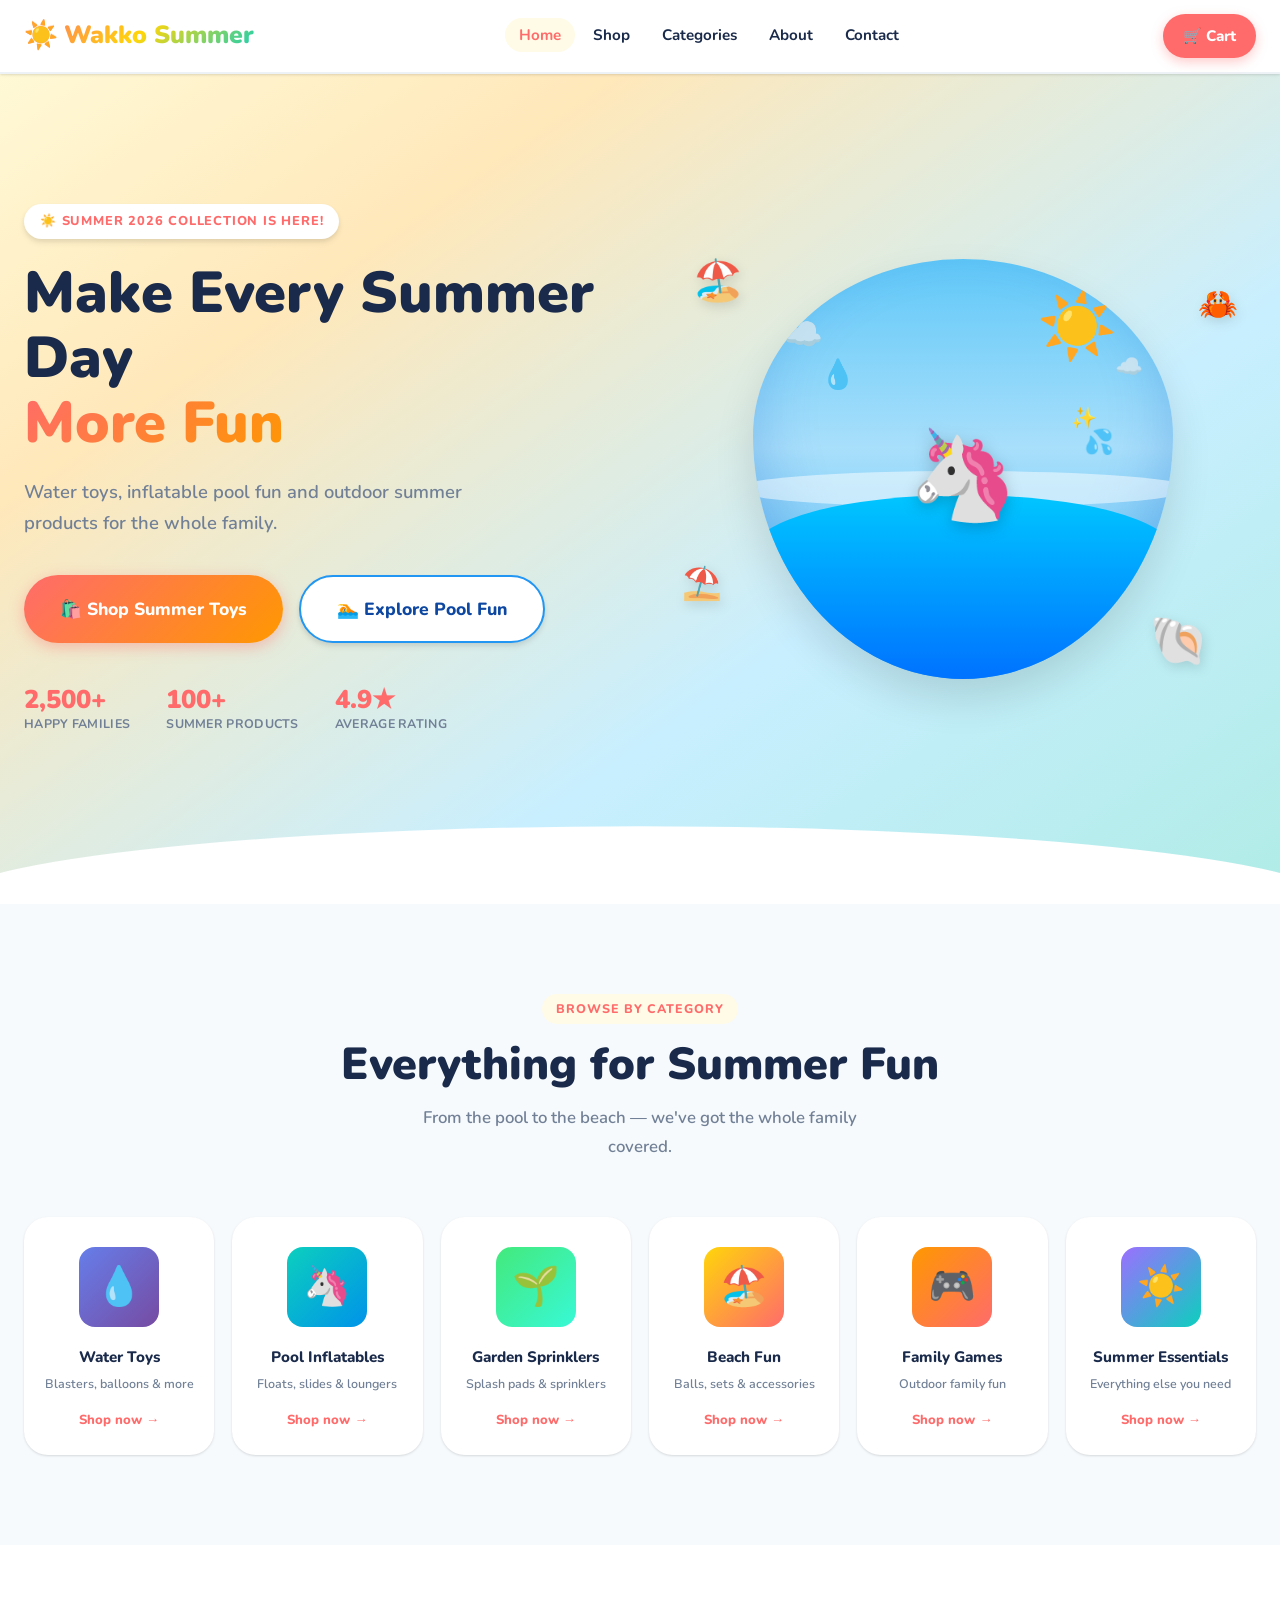
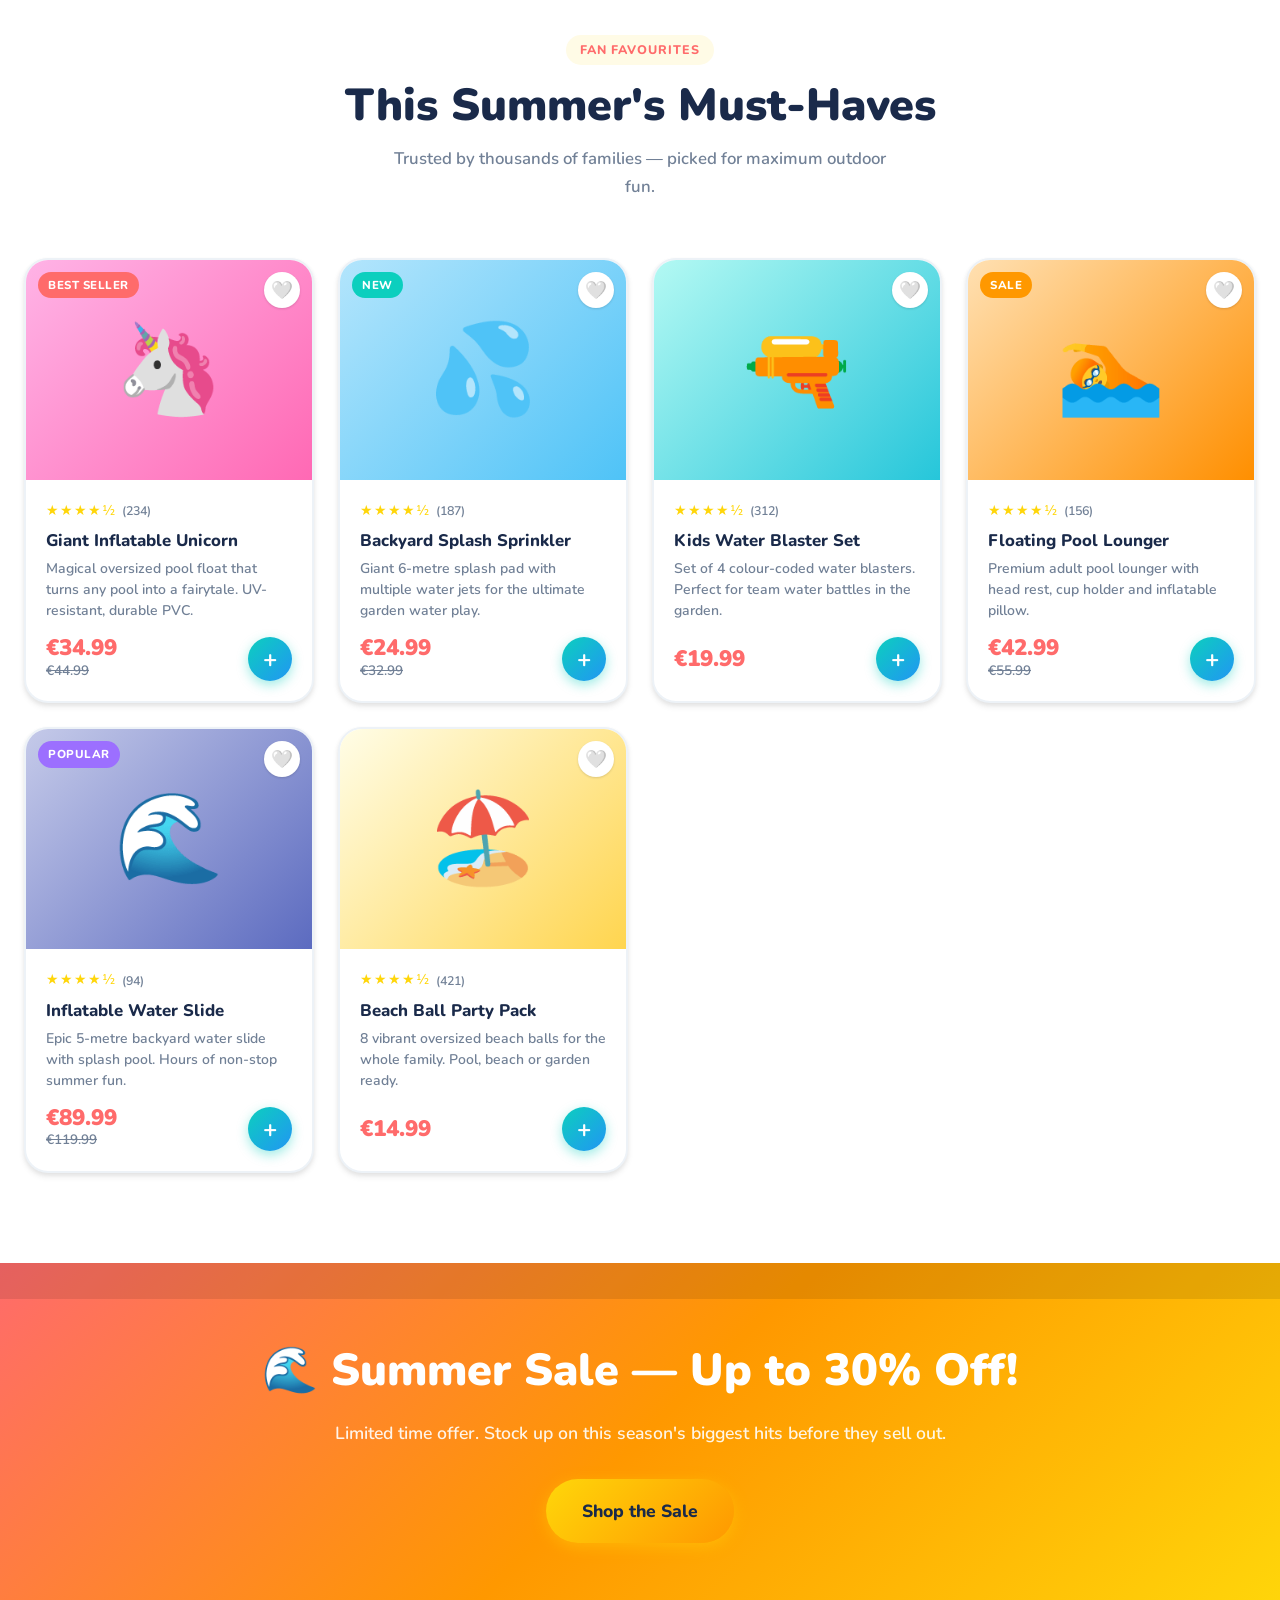
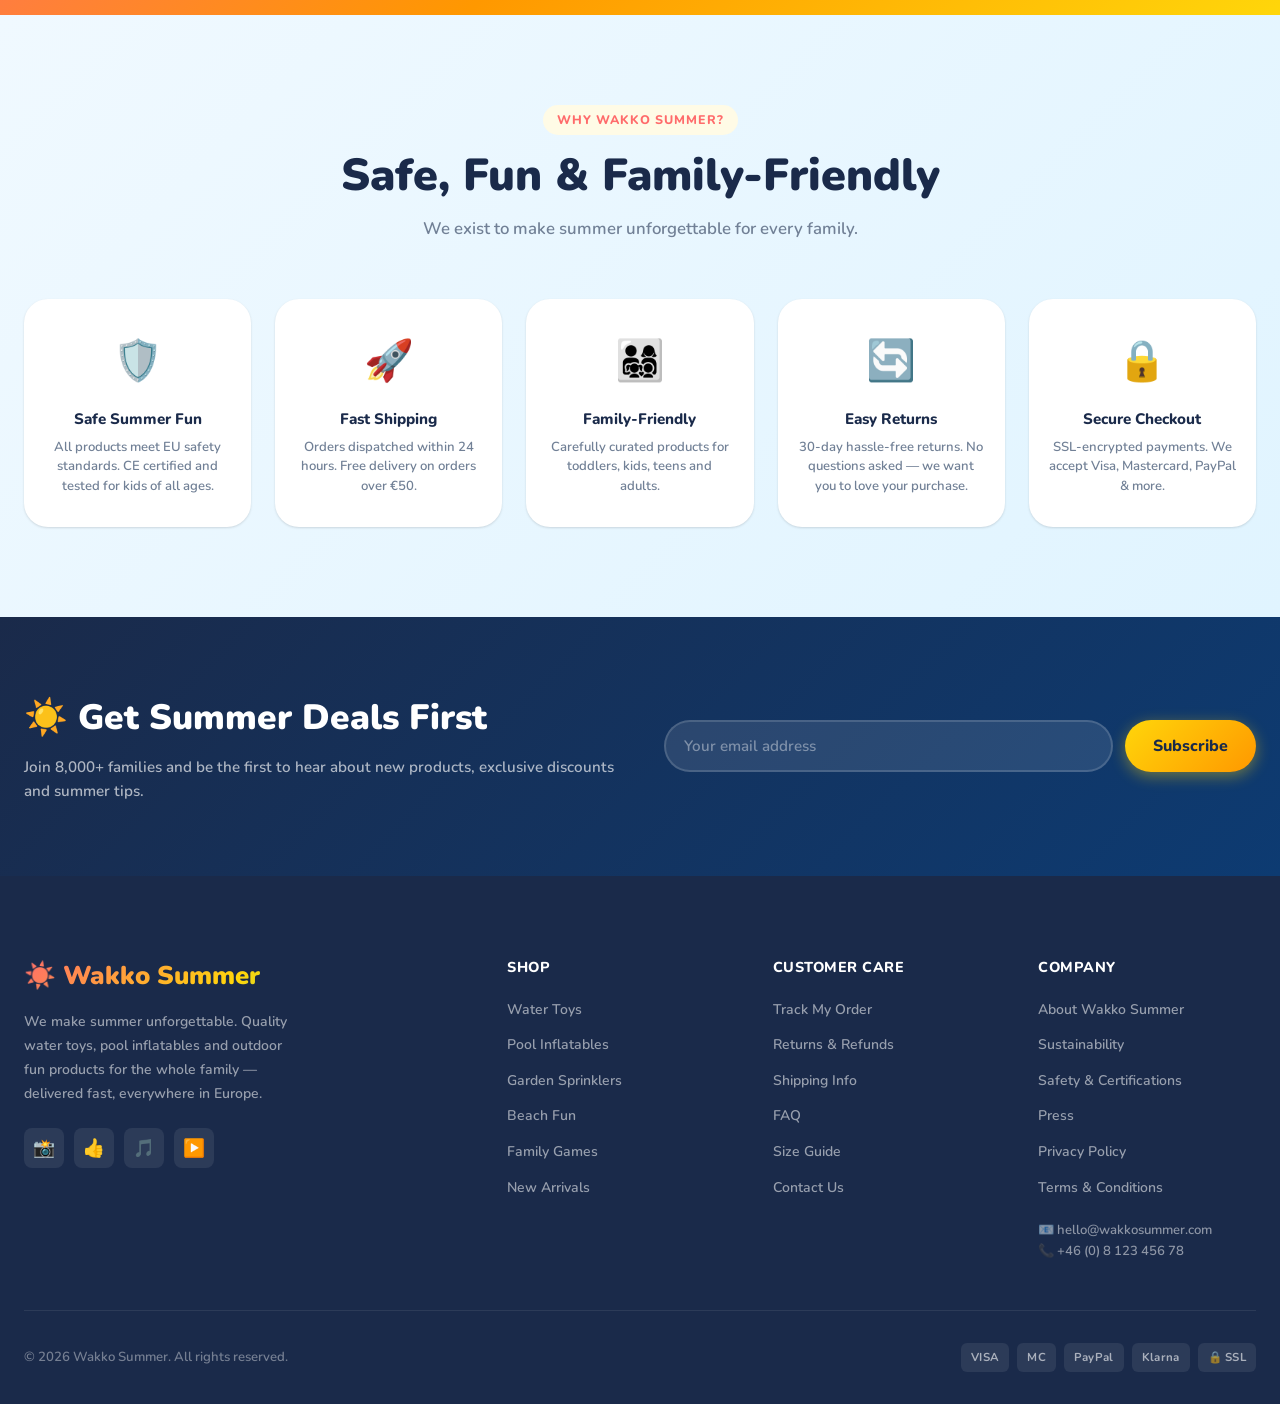
<file: index.html>
<!DOCTYPE html>
<html lang="en">
<head>
  <meta charset="UTF-8" />
  <meta name="viewport" content="width=device-width, initial-scale=1.0" />
  <title>Wakko Summer — Make Every Summer Day More Fun</title>
  <meta name="description" content="Water toys, inflatable pool fun and outdoor summer products for the whole family. Shop Wakko Summer today." />
  <link rel="stylesheet" href="css/style.css" />
</head>
<body data-page="home">

  <!-- ===== HEADER ===== -->
  <header class="header">
    <nav class="nav">
      <a class="nav__logo" href="index.html">
        <span class="nav__logo-icon">☀️</span> Wakko Summer
      </a>

      <ul class="nav__links">
        <li><a href="index.html" class="active">Home</a></li>
        <li><a href="#products">Shop</a></li>
        <li><a href="#categories">Categories</a></li>
        <li><a href="#about">About</a></li>
        <li><a href="#contact">Contact</a></li>
      </ul>

      <div class="nav__actions">
        <a href="cart.html" class="nav__cart-btn">
          🛒 Cart <span class="nav__cart-count">0</span>
        </a>
        <button class="nav__hamburger" aria-label="Menu">
          <span></span><span></span><span></span>
        </button>
      </div>
    </nav>
  </header>

  <!-- ===== HERO ===== -->
  <section class="hero">
    <div class="container">

      <div class="hero__content">
        <div class="hero__badge">☀️ Summer 2026 Collection is here!</div>
        <h1 class="hero__headline">
          Make Every Summer Day<br>
          <span>More Fun</span>
        </h1>
        <p class="hero__subheadline">
          Water toys, inflatable pool fun and outdoor summer products for the whole family.
        </p>
        <div class="hero__ctas">
          <a href="#products" class="btn btn--primary btn--lg">🛍️ Shop Summer Toys</a>
          <a href="#categories" class="btn btn--secondary btn--lg">🏊 Explore Pool Fun</a>
        </div>
        <div class="hero__stats">
          <div class="hero__stat">
            <div class="hero__stat-number">2,500+</div>
            <div class="hero__stat-label">Happy Families</div>
          </div>
          <div class="hero__stat">
            <div class="hero__stat-number">100+</div>
            <div class="hero__stat-label">Summer Products</div>
          </div>
          <div class="hero__stat">
            <div class="hero__stat-number">4.9★</div>
            <div class="hero__stat-label">Average Rating</div>
          </div>
        </div>
      </div>

      <div class="hero__visual">
        <!-- Floating decor outside the bubble -->
        <span class="hero__float hero__float--1">🏖️</span>
        <span class="hero__float hero__float--2">🦀</span>
        <span class="hero__float hero__float--3">⛱️</span>
        <span class="hero__float hero__float--4">🐚</span>

        <!-- Main scene bubble -->
        <div class="hero__scene">
          <span class="hero__scene-sun">☀️</span>
          <span class="hero__scene-cloud1">☁️</span>
          <span class="hero__scene-cloud2">☁️</span>
          <span class="hero__scene-drop1">💧</span>
          <span class="hero__scene-drop2">✨</span>
          <span class="hero__scene-drop3">💦</span>
          <span class="hero__scene-unicorn">🦄</span>
          <div class="hero__scene-wave"></div>
          <div class="hero__scene-pool"></div>
        </div>
      </div>

    </div>
  </section>

  <!-- ===== CATEGORIES ===== -->
  <section class="categories" id="categories">
    <div class="container">
      <div class="section-header">
        <span class="section-tag">Browse by category</span>
        <h2 class="section-title">Everything for Summer Fun</h2>
        <p class="section-subtitle">From the pool to the beach — we've got the whole family covered.</p>
      </div>

      <div class="categories-grid">

        <a href="#products" class="category-card category-card--water">
          <div class="category-card__icon">💧</div>
          <div class="category-card__name">Water Toys</div>
          <div class="category-card__desc">Blasters, balloons &amp; more</div>
          <div class="category-card__link">Shop now →</div>
        </a>

        <a href="#products" class="category-card category-card--pool">
          <div class="category-card__icon">🦄</div>
          <div class="category-card__name">Pool Inflatables</div>
          <div class="category-card__desc">Floats, slides &amp; loungers</div>
          <div class="category-card__link">Shop now →</div>
        </a>

        <a href="#products" class="category-card category-card--sprinkler">
          <div class="category-card__icon">🌱</div>
          <div class="category-card__name">Garden Sprinklers</div>
          <div class="category-card__desc">Splash pads &amp; sprinklers</div>
          <div class="category-card__link">Shop now →</div>
        </a>

        <a href="#products" class="category-card category-card--beach">
          <div class="category-card__icon">🏖️</div>
          <div class="category-card__name">Beach Fun</div>
          <div class="category-card__desc">Balls, sets &amp; accessories</div>
          <div class="category-card__link">Shop now →</div>
        </a>

        <a href="#products" class="category-card category-card--games">
          <div class="category-card__icon">🎮</div>
          <div class="category-card__name">Family Games</div>
          <div class="category-card__desc">Outdoor family fun</div>
          <div class="category-card__link">Shop now →</div>
        </a>

        <a href="#products" class="category-card category-card--essentials">
          <div class="category-card__icon">☀️</div>
          <div class="category-card__name">Summer Essentials</div>
          <div class="category-card__desc">Everything else you need</div>
          <div class="category-card__link">Shop now →</div>
        </a>

      </div>
    </div>
  </section>

  <!-- ===== FEATURED PRODUCTS ===== -->
  <section class="products" id="products">
    <div class="container">
      <div class="section-header">
        <span class="section-tag">Fan favourites</span>
        <h2 class="section-title">This Summer's Must-Haves</h2>
        <p class="section-subtitle">Trusted by thousands of families — picked for maximum outdoor fun.</p>
      </div>

      <!-- Rendered by JS -->
      <div class="products-grid"></div>
    </div>
  </section>

  <!-- ===== PROMO BANNER ===== -->
  <div class="promo-banner">
    <div class="promo-banner__ticker">
      <span class="promo-banner__ticker-inner">
        ☀️ FREE shipping on orders over €50 &nbsp;·&nbsp; 🌊 New arrivals every week &nbsp;·&nbsp; ⛱️ 30-day easy returns &nbsp;·&nbsp; 🦄 Over 2,500 happy families &nbsp;·&nbsp; ☀️ FREE shipping on orders over €50 &nbsp;·&nbsp; 🌊 New arrivals every week &nbsp;·&nbsp; ⛱️ 30-day easy returns &nbsp;·&nbsp;
      </span>
    </div>
    <h2>🌊 Summer Sale — Up to 30% Off!</h2>
    <p>Limited time offer. Stock up on this season's biggest hits before they sell out.</p>
    <a href="#products" class="btn btn--yellow btn--lg">Shop the Sale</a>
  </div>

  <!-- ===== TRUST SECTION ===== -->
  <section class="trust" id="about">
    <div class="container">
      <div class="section-header">
        <span class="section-tag">Why Wakko Summer?</span>
        <h2 class="section-title">Safe, Fun &amp; Family-Friendly</h2>
        <p class="section-subtitle">We exist to make summer unforgettable for every family.</p>
      </div>

      <div class="trust-grid">
        <div class="trust-item">
          <span class="trust-item__icon">🛡️</span>
          <div class="trust-item__title">Safe Summer Fun</div>
          <div class="trust-item__desc">All products meet EU safety standards. CE certified and tested for kids of all ages.</div>
        </div>
        <div class="trust-item">
          <span class="trust-item__icon">🚀</span>
          <div class="trust-item__title">Fast Shipping</div>
          <div class="trust-item__desc">Orders dispatched within 24 hours. Free delivery on orders over €50.</div>
        </div>
        <div class="trust-item">
          <span class="trust-item__icon">👨‍👩‍👧‍👦</span>
          <div class="trust-item__title">Family-Friendly</div>
          <div class="trust-item__desc">Carefully curated products for toddlers, kids, teens and adults.</div>
        </div>
        <div class="trust-item">
          <span class="trust-item__icon">🔄</span>
          <div class="trust-item__title">Easy Returns</div>
          <div class="trust-item__desc">30-day hassle-free returns. No questions asked — we want you to love your purchase.</div>
        </div>
        <div class="trust-item">
          <span class="trust-item__icon">🔒</span>
          <div class="trust-item__title">Secure Checkout</div>
          <div class="trust-item__desc">SSL-encrypted payments. We accept Visa, Mastercard, PayPal &amp; more.</div>
        </div>
      </div>
    </div>
  </section>

  <!-- ===== NEWSLETTER ===== -->
  <section class="newsletter">
    <div class="container">
      <div class="newsletter__content">
        <h2>☀️ Get Summer Deals First</h2>
        <p>Join 8,000+ families and be the first to hear about new products, exclusive discounts and summer tips.</p>
      </div>
      <div>
        <form class="newsletter__form" onsubmit="event.preventDefault(); this.innerHTML='<p style=\'color:var(--yellow);font-weight:800;font-size:1rem;\'>🎉 Thanks! You\'re on the list.</p>'">
          <input class="newsletter__input" type="email" placeholder="Your email address" required />
          <button type="submit" class="btn btn--yellow">Subscribe</button>
        </form>
      </div>
    </div>
  </section>

  <!-- ===== FOOTER ===== -->
  <footer class="footer" id="contact">
    <div class="container">
      <div class="footer__top">

        <div>
          <span class="footer__brand-logo">☀️ Wakko Summer</span>
          <p class="footer__brand-desc">
            We make summer unforgettable. Quality water toys, pool inflatables and outdoor fun products for the whole family — delivered fast, everywhere in Europe.
          </p>
          <div class="footer__social">
            <a class="footer__social-link" href="#" title="Instagram">📸</a>
            <a class="footer__social-link" href="#" title="Facebook">👍</a>
            <a class="footer__social-link" href="#" title="TikTok">🎵</a>
            <a class="footer__social-link" href="#" title="YouTube">▶️</a>
          </div>
        </div>

        <div class="footer__column">
          <h4>Shop</h4>
          <ul>
            <li><a href="#products">Water Toys</a></li>
            <li><a href="#products">Pool Inflatables</a></li>
            <li><a href="#products">Garden Sprinklers</a></li>
            <li><a href="#products">Beach Fun</a></li>
            <li><a href="#products">Family Games</a></li>
            <li><a href="#products">New Arrivals</a></li>
          </ul>
        </div>

        <div class="footer__column">
          <h4>Customer Care</h4>
          <ul>
            <li><a href="#">Track My Order</a></li>
            <li><a href="#">Returns &amp; Refunds</a></li>
            <li><a href="#">Shipping Info</a></li>
            <li><a href="#">FAQ</a></li>
            <li><a href="#">Size Guide</a></li>
            <li><a href="#">Contact Us</a></li>
          </ul>
        </div>

        <div class="footer__column">
          <h4>Company</h4>
          <ul>
            <li><a href="#">About Wakko Summer</a></li>
            <li><a href="#">Sustainability</a></li>
            <li><a href="#">Safety &amp; Certifications</a></li>
            <li><a href="#">Press</a></li>
            <li><a href="#">Privacy Policy</a></li>
            <li><a href="#">Terms &amp; Conditions</a></li>
          </ul>
          <p style="margin-top:20px;font-size:0.82rem;color:rgba(255,255,255,0.5);font-weight:600;line-height:1.6;">
            📧 hello@wakkosummer.com<br>
            📞 +46 (0) 8 123 456 78
          </p>
        </div>

      </div>

      <div class="footer__bottom">
        <span class="footer__copyright">© 2026 Wakko Summer. All rights reserved.</span>
        <div class="footer__payment">
          <span class="footer__payment-icon">VISA</span>
          <span class="footer__payment-icon">MC</span>
          <span class="footer__payment-icon">PayPal</span>
          <span class="footer__payment-icon">Klarna</span>
          <span class="footer__payment-icon">🔒 SSL</span>
        </div>
      </div>
    </div>
  </footer>

  <script src="js/app.js"></script>
</body>
</html>
</file>
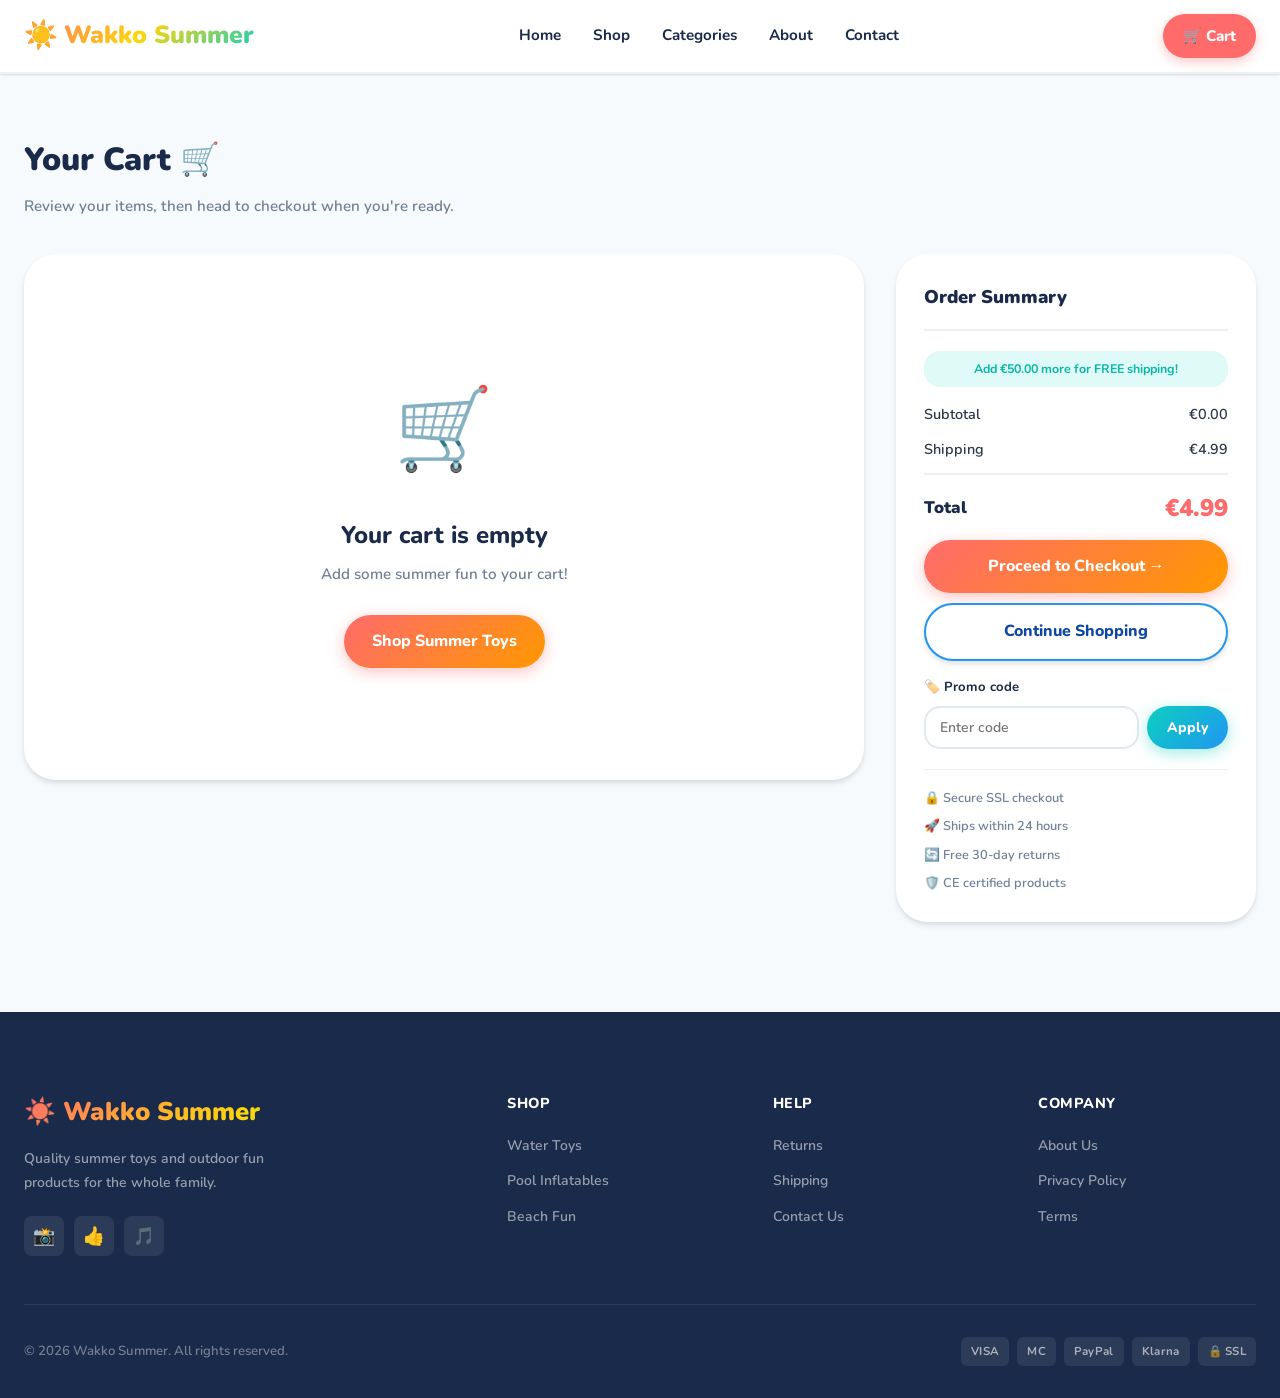
<file: cart.html>
<!DOCTYPE html>
<html lang="en">
<head>
  <meta charset="UTF-8" />
  <meta name="viewport" content="width=device-width, initial-scale=1.0" />
  <title>Your Cart — Wakko Summer</title>
  <link rel="stylesheet" href="css/style.css" />
</head>
<body data-page="cart">

  <!-- ===== HEADER ===== -->
  <header class="header">
    <nav class="nav">
      <a class="nav__logo" href="index.html">
        <span class="nav__logo-icon">☀️</span> Wakko Summer
      </a>
      <ul class="nav__links">
        <li><a href="index.html">Home</a></li>
        <li><a href="index.html#products">Shop</a></li>
        <li><a href="index.html#categories">Categories</a></li>
        <li><a href="index.html#about">About</a></li>
        <li><a href="index.html#contact">Contact</a></li>
      </ul>
      <div class="nav__actions">
        <a href="cart.html" class="nav__cart-btn active">
          🛒 Cart <span class="nav__cart-count">0</span>
        </a>
        <button class="nav__hamburger" aria-label="Menu">
          <span></span><span></span><span></span>
        </button>
      </div>
    </nav>
  </header>

  <!-- ===== CART PAGE ===== -->
  <main class="cart-page">
    <div class="container">
      <h1>Your Cart 🛒</h1>
      <p class="cart-page__subtitle">Review your items, then head to checkout when you're ready.</p>

      <div class="cart-layout">

        <!-- Cart items — rendered by JS -->
        <div class="cart-items"></div>

        <!-- Summary sidebar -->
        <aside class="cart-summary">
          <h3>Order Summary</h3>

          <span id="freeShippingNudge" class="cart-summary__free-shipping" style="display:none"></span>

          <div class="cart-summary__line">
            <span>Subtotal</span>
            <span id="cartSubtotal">€0.00</span>
          </div>
          <div class="cart-summary__line">
            <span>Shipping</span>
            <span id="cartShipping">€4.99</span>
          </div>
          <div class="cart-summary__line cart-summary__line--total">
            <span>Total</span>
            <span class="cart-summary__total-price" id="cartTotal">€0.00</span>
          </div>

          <a href="checkout.html" class="btn btn--primary btn--full">
            Proceed to Checkout →
          </a>
          <a href="index.html#products" class="btn btn--secondary btn--full" style="margin-top:10px">
            Continue Shopping
          </a>

          <!-- Promo code -->
          <div class="cart-promo">
            <span class="cart-promo-label">🏷️ Promo code</span>
            <div class="cart-promo-input">
              <input type="text" placeholder="Enter code" />
              <button class="btn btn--turquoise btn--sm" onclick="showToast('🎉 Code SUMMER20 applied! 20% off.')">Apply</button>
            </div>
          </div>

          <!-- Mini trust -->
          <div class="cart-trust">
            <div class="cart-trust-item">🔒 Secure SSL checkout</div>
            <div class="cart-trust-item">🚀 Ships within 24 hours</div>
            <div class="cart-trust-item">🔄 Free 30-day returns</div>
            <div class="cart-trust-item">🛡️ CE certified products</div>
          </div>
        </aside>

      </div>
    </div>
  </main>

  <!-- ===== FOOTER ===== -->
  <footer class="footer">
    <div class="container">
      <div class="footer__top">
        <div>
          <span class="footer__brand-logo">☀️ Wakko Summer</span>
          <p class="footer__brand-desc">Quality summer toys and outdoor fun products for the whole family.</p>
          <div class="footer__social">
            <a class="footer__social-link" href="#">📸</a>
            <a class="footer__social-link" href="#">👍</a>
            <a class="footer__social-link" href="#">🎵</a>
          </div>
        </div>
        <div class="footer__column">
          <h4>Shop</h4>
          <ul>
            <li><a href="index.html#products">Water Toys</a></li>
            <li><a href="index.html#products">Pool Inflatables</a></li>
            <li><a href="index.html#products">Beach Fun</a></li>
          </ul>
        </div>
        <div class="footer__column">
          <h4>Help</h4>
          <ul>
            <li><a href="#">Returns</a></li>
            <li><a href="#">Shipping</a></li>
            <li><a href="#">Contact Us</a></li>
          </ul>
        </div>
        <div class="footer__column">
          <h4>Company</h4>
          <ul>
            <li><a href="#">About Us</a></li>
            <li><a href="#">Privacy Policy</a></li>
            <li><a href="#">Terms</a></li>
          </ul>
        </div>
      </div>
      <div class="footer__bottom">
        <span class="footer__copyright">© 2026 Wakko Summer. All rights reserved.</span>
        <div class="footer__payment">
          <span class="footer__payment-icon">VISA</span>
          <span class="footer__payment-icon">MC</span>
          <span class="footer__payment-icon">PayPal</span>
          <span class="footer__payment-icon">Klarna</span>
          <span class="footer__payment-icon">🔒 SSL</span>
        </div>
      </div>
    </div>
  </footer>

  <script src="js/app.js"></script>
</body>
</html>
</file>
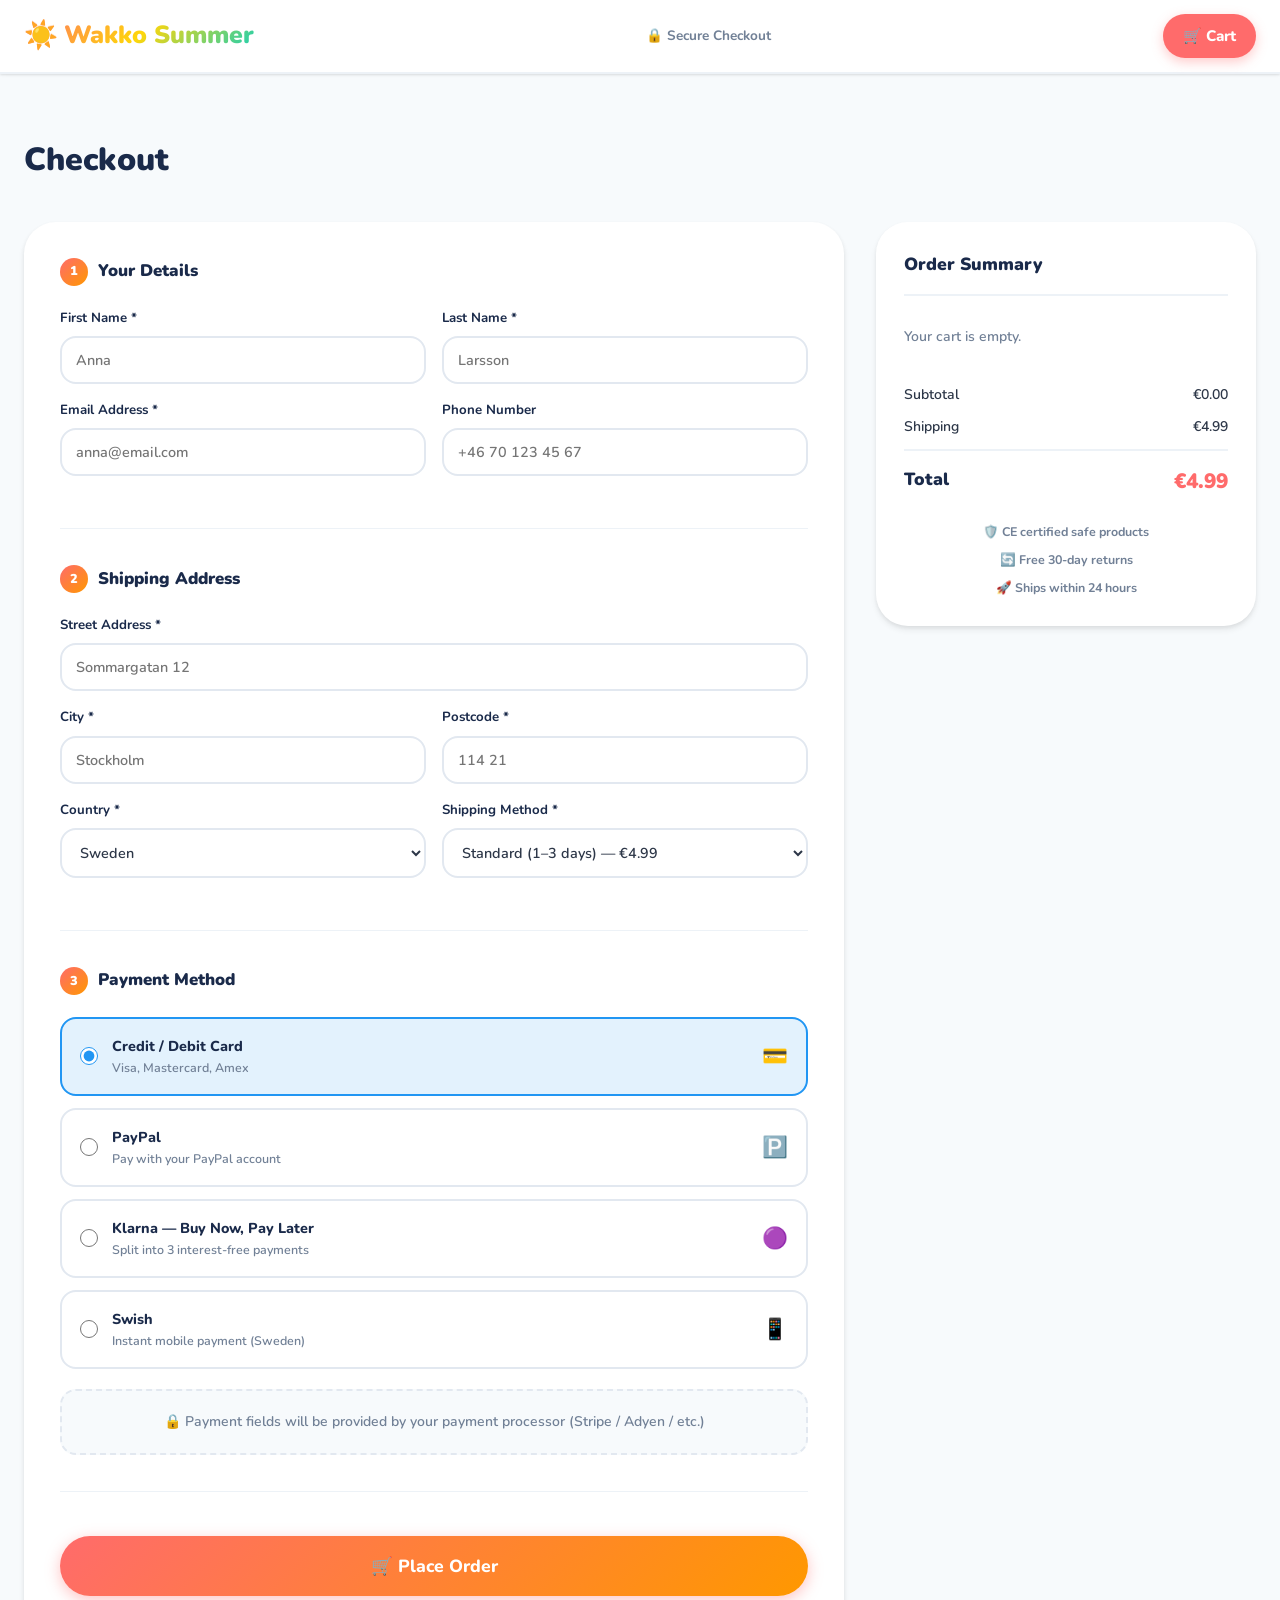
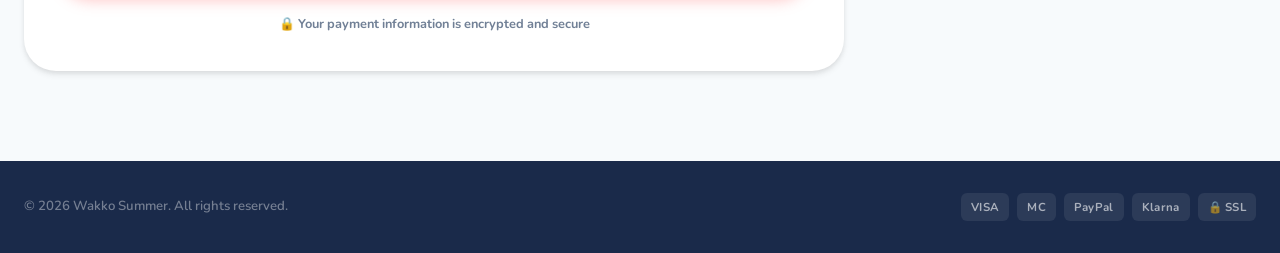
<file: checkout.html>
<!DOCTYPE html>
<html lang="en">
<head>
  <meta charset="UTF-8" />
  <meta name="viewport" content="width=device-width, initial-scale=1.0" />
  <title>Checkout — Wakko Summer</title>
  <link rel="stylesheet" href="css/style.css" />
</head>
<body data-page="checkout">

  <!-- ===== HEADER (minimal on checkout) ===== -->
  <header class="header">
    <nav class="nav">
      <a class="nav__logo" href="index.html">
        <span class="nav__logo-icon">☀️</span> Wakko Summer
      </a>
      <div style="display:flex;align-items:center;gap:10px;font-size:0.85rem;font-weight:700;color:var(--text-light);">
        <span>🔒 Secure Checkout</span>
      </div>
      <div class="nav__actions">
        <a href="cart.html" class="nav__cart-btn">
          🛒 Cart <span class="nav__cart-count">0</span>
        </a>
      </div>
    </nav>
  </header>

  <!-- ===== CHECKOUT PAGE ===== -->
  <main class="checkout-page">
    <div class="container">
      <h1>Checkout</h1>

      <div class="checkout-layout">

        <!-- Left: Form -->
        <form class="checkout-form" id="checkoutForm">

          <!-- Section 1: Customer details -->
          <div class="checkout-section">
            <h2 class="checkout-section__title">
              <span class="checkout-section__number">1</span>
              Your Details
            </h2>
            <div class="form-row">
              <div class="form-group">
                <label for="firstName">First Name *</label>
                <input id="firstName" type="text" placeholder="Anna" required />
              </div>
              <div class="form-group">
                <label for="lastName">Last Name *</label>
                <input id="lastName" type="text" placeholder="Larsson" required />
              </div>
            </div>
            <div class="form-row">
              <div class="form-group">
                <label for="email">Email Address *</label>
                <input id="email" type="email" placeholder="anna@email.com" required />
              </div>
              <div class="form-group">
                <label for="phone">Phone Number</label>
                <input id="phone" type="tel" placeholder="+46 70 123 45 67" />
              </div>
            </div>
          </div>

          <!-- Section 2: Shipping -->
          <div class="checkout-section">
            <h2 class="checkout-section__title">
              <span class="checkout-section__number">2</span>
              Shipping Address
            </h2>
            <div class="form-row">
              <div class="form-group full">
                <label for="address">Street Address *</label>
                <input id="address" type="text" placeholder="Sommargatan 12" required />
              </div>
            </div>
            <div class="form-row">
              <div class="form-group">
                <label for="city">City *</label>
                <input id="city" type="text" placeholder="Stockholm" required />
              </div>
              <div class="form-group">
                <label for="postcode">Postcode *</label>
                <input id="postcode" type="text" placeholder="114 21" required />
              </div>
            </div>
            <div class="form-row">
              <div class="form-group">
                <label for="country">Country *</label>
                <select id="country" required>
                  <option value="">Select country</option>
                  <option value="SE" selected>Sweden</option>
                  <option value="NO">Norway</option>
                  <option value="DK">Denmark</option>
                  <option value="FI">Finland</option>
                  <option value="DE">Germany</option>
                  <option value="NL">Netherlands</option>
                  <option value="GB">United Kingdom</option>
                  <option value="FR">France</option>
                  <option value="ES">Spain</option>
                  <option value="IT">Italy</option>
                </select>
              </div>
              <div class="form-group">
                <label for="shipping-method">Shipping Method *</label>
                <select id="shipping-method">
                  <option value="standard">Standard (1–3 days) — €4.99</option>
                  <option value="express">Express (next day) — €9.99</option>
                  <option value="free">Free (3–5 days) — FREE over €50</option>
                </select>
              </div>
            </div>
          </div>

          <!-- Section 3: Payment -->
          <div class="checkout-section">
            <h2 class="checkout-section__title">
              <span class="checkout-section__number">3</span>
              Payment Method
            </h2>
            <div class="payment-options">

              <label class="payment-option selected">
                <input type="radio" name="payment" value="card" checked />
                <div class="payment-option-label">
                  <div class="payment-option-name">Credit / Debit Card</div>
                  <div class="payment-option-desc">Visa, Mastercard, Amex</div>
                </div>
                <div class="payment-option-icons">💳</div>
              </label>

              <label class="payment-option">
                <input type="radio" name="payment" value="paypal" />
                <div class="payment-option-label">
                  <div class="payment-option-name">PayPal</div>
                  <div class="payment-option-desc">Pay with your PayPal account</div>
                </div>
                <div class="payment-option-icons">🅿️</div>
              </label>

              <label class="payment-option">
                <input type="radio" name="payment" value="klarna" />
                <div class="payment-option-label">
                  <div class="payment-option-name">Klarna — Buy Now, Pay Later</div>
                  <div class="payment-option-desc">Split into 3 interest-free payments</div>
                </div>
                <div class="payment-option-icons">🟣</div>
              </label>

              <label class="payment-option">
                <input type="radio" name="payment" value="swish" />
                <div class="payment-option-label">
                  <div class="payment-option-name">Swish</div>
                  <div class="payment-option-desc">Instant mobile payment (Sweden)</div>
                </div>
                <div class="payment-option-icons">📱</div>
              </label>

            </div>

            <!-- Card fields placeholder -->
            <div style="margin-top:20px;background:var(--gray-50);border-radius:var(--radius-md);padding:20px;border:2px dashed var(--gray-200);">
              <div style="text-align:center;font-size:0.875rem;font-weight:600;color:var(--text-light);">
                🔒 Payment fields will be provided by your payment processor (Stripe / Adyen / etc.)
              </div>
            </div>
          </div>

          <!-- Place order -->
          <button type="submit" class="btn btn--primary btn--lg btn--full" style="margin-top:8px">
            🛒 Place Order
          </button>
          <div class="checkout-secure">
            🔒 Your payment information is encrypted and secure
          </div>

        </form>

        <!-- Right: Summary -->
        <aside class="checkout-summary">
          <h3>Order Summary</h3>

          <!-- Items filled by JS -->
          <div class="checkout-summary-items"></div>

          <div class="checkout-totals">
            <div class="checkout-total-line">
              <span>Subtotal</span>
              <span id="checkoutSubtotal">€0.00</span>
            </div>
            <div class="checkout-total-line">
              <span>Shipping</span>
              <span id="checkoutShipping">€4.99</span>
            </div>
            <div class="checkout-total-line checkout-total-line--grand">
              <span>Total</span>
              <span class="price" id="checkoutTotal">€0.00</span>
            </div>
          </div>

          <div class="checkout-secure" style="margin-top:24px;flex-direction:column;gap:8px;font-size:0.78rem;">
            <div>🛡️ CE certified safe products</div>
            <div>🔄 Free 30-day returns</div>
            <div>🚀 Ships within 24 hours</div>
          </div>
        </aside>

      </div>
    </div>
  </main>

  <!-- ===== FOOTER (minimal) ===== -->
  <footer class="footer" style="padding:32px 0">
    <div class="container">
      <div class="footer__bottom">
        <span class="footer__copyright">© 2026 Wakko Summer. All rights reserved.</span>
        <div class="footer__payment">
          <span class="footer__payment-icon">VISA</span>
          <span class="footer__payment-icon">MC</span>
          <span class="footer__payment-icon">PayPal</span>
          <span class="footer__payment-icon">Klarna</span>
          <span class="footer__payment-icon">🔒 SSL</span>
        </div>
      </div>
    </div>
  </footer>

  <script src="js/app.js"></script>
</body>
</html>
</file>
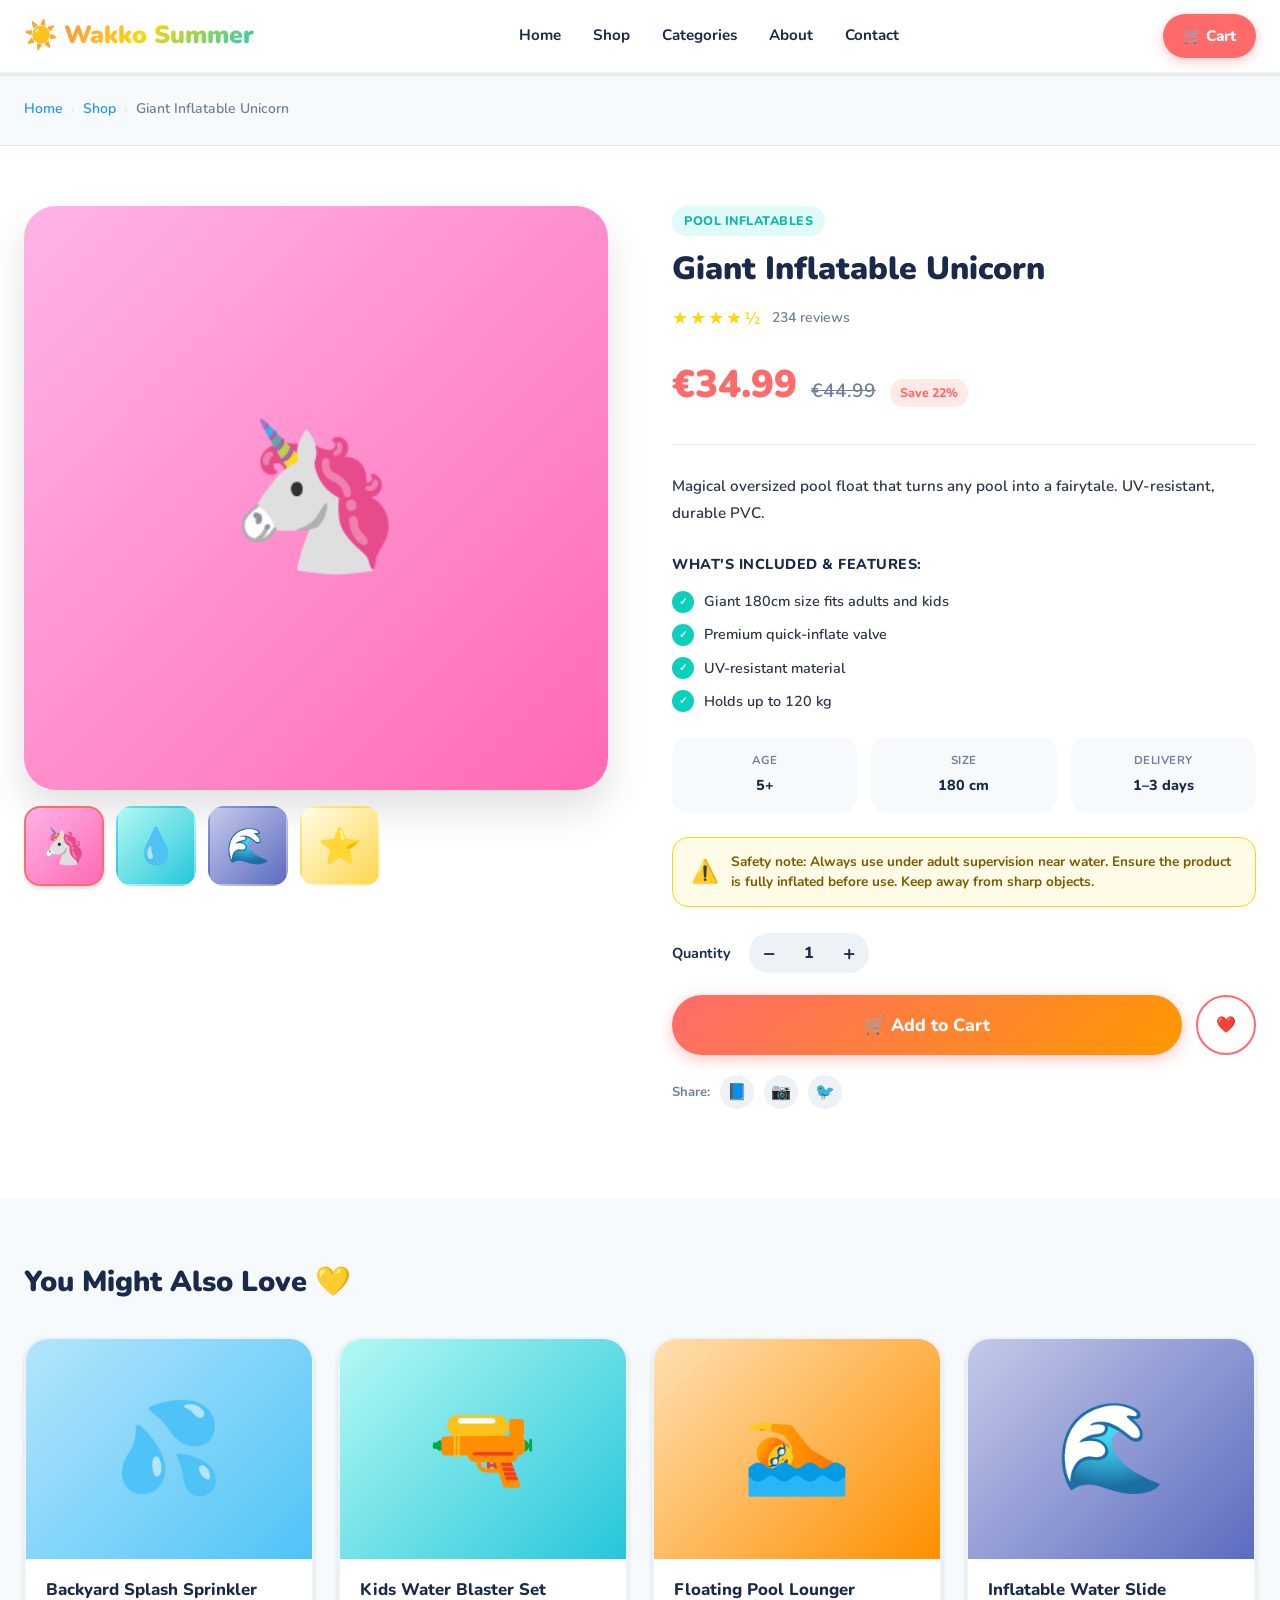
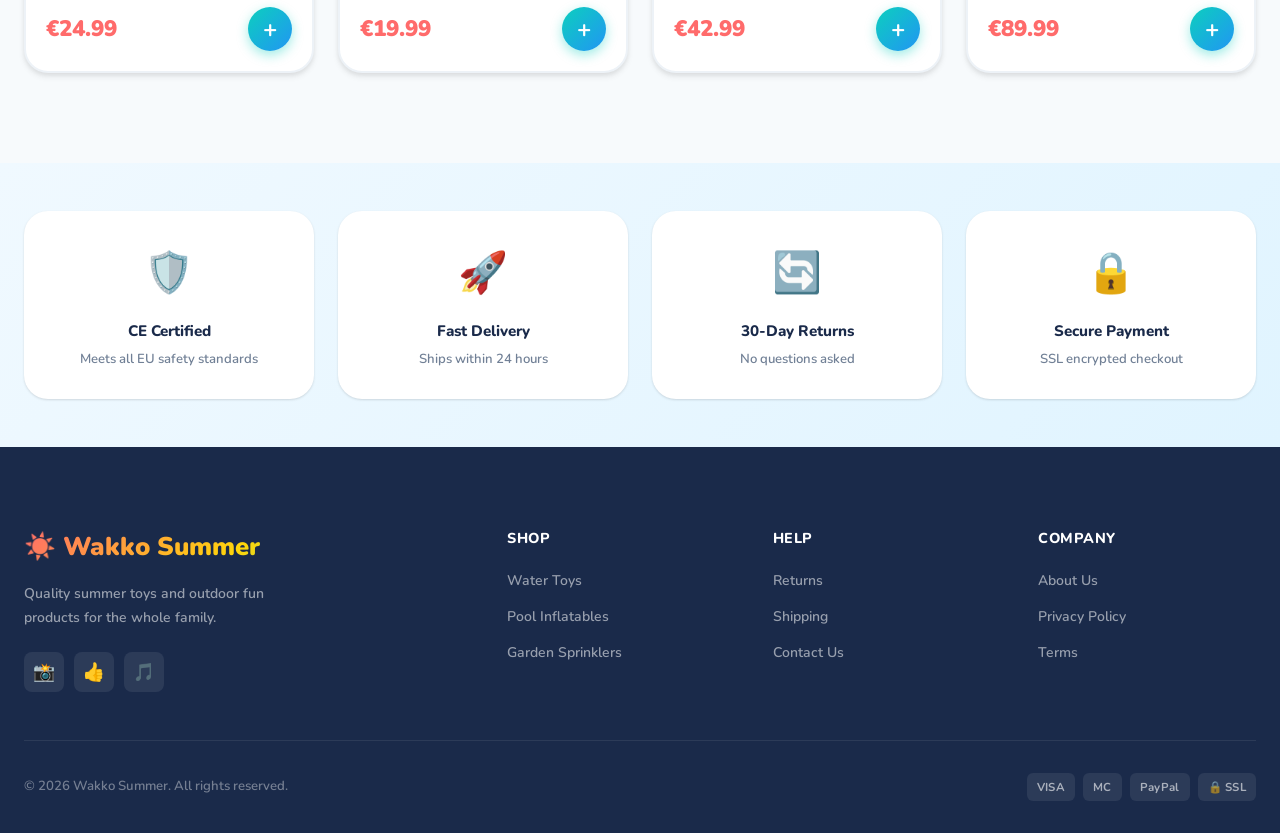
<file: product.html>
<!DOCTYPE html>
<html lang="en">
<head>
  <meta charset="UTF-8" />
  <meta name="viewport" content="width=device-width, initial-scale=1.0" />
  <title>Product — Wakko Summer</title>
  <meta name="description" content="Shop premium summer toys and pool products at Wakko Summer." />
  <link rel="stylesheet" href="css/style.css" />
</head>
<body data-page="product">

  <!-- ===== HEADER ===== -->
  <header class="header">
    <nav class="nav">
      <a class="nav__logo" href="index.html">
        <span class="nav__logo-icon">☀️</span> Wakko Summer
      </a>
      <ul class="nav__links">
        <li><a href="index.html">Home</a></li>
        <li><a href="index.html#products">Shop</a></li>
        <li><a href="index.html#categories">Categories</a></li>
        <li><a href="index.html#about">About</a></li>
        <li><a href="index.html#contact">Contact</a></li>
      </ul>
      <div class="nav__actions">
        <a href="cart.html" class="nav__cart-btn">
          🛒 Cart <span class="nav__cart-count">0</span>
        </a>
        <button class="nav__hamburger" aria-label="Menu">
          <span></span><span></span><span></span>
        </button>
      </div>
    </nav>
  </header>

  <!-- ===== BREADCRUMB ===== -->
  <div class="page-header">
    <div class="container">
      <nav class="breadcrumb">
        <a href="index.html">Home</a>
        <span class="breadcrumb-sep">›</span>
        <a href="index.html#products">Shop</a>
        <span class="breadcrumb-sep">›</span>
        <span id="breadcrumb-product">Product</span>
      </nav>
    </div>
  </div>

  <!-- ===== PRODUCT ===== -->
  <div class="product-page">
    <div class="container">
      <div class="product-layout">

        <!-- Gallery -->
        <div class="product-gallery">
          <div class="product-gallery__main">
            <span>🦄</span>
          </div>
          <div class="product-gallery__thumbs">
            <div class="product-gallery__thumb active">🦄</div>
            <div class="product-gallery__thumb">💧</div>
            <div class="product-gallery__thumb">🌊</div>
            <div class="product-gallery__thumb">⭐</div>
          </div>
        </div>

        <!-- Info -->
        <div class="product-info">
          <span class="product-info__category-tag">Pool Inflatables</span>
          <h1 class="product-info__title">Giant Inflatable Unicorn</h1>

          <div class="product-info__rating">
            <span class="product-info__stars">★★★★★</span>
            <span class="product-info__review-count" id="reviewCount">234 reviews</span>
          </div>

          <div class="product-info__price">
            <span class="product-info__price-current">€34.99</span>
            <span class="product-info__price-original">€44.99</span>
            <span class="product-info__price-save">Save 22%</span>
          </div>

          <p class="product-info__description">
            Turn any pool into a magical fairytale with this giant inflatable unicorn float. Made from premium UV-resistant PVC, it's built to last all summer long. Perfect for kids and adults alike.
          </p>

          <div class="product-info__benefits-title">What's included &amp; features:</div>
          <div class="product-info__benefits-list">
            <!-- Filled by JS -->
          </div>

          <div class="product-info__meta">
            <div class="product-info__meta-item">
              <span class="product-info__meta-label">Age</span>
              <span class="product-info__meta-value" id="metaAge">5+</span>
            </div>
            <div class="product-info__meta-item">
              <span class="product-info__meta-label">Size</span>
              <span class="product-info__meta-value">180 cm</span>
            </div>
            <div class="product-info__meta-item">
              <span class="product-info__meta-label">Delivery</span>
              <span class="product-info__meta-value">1–3 days</span>
            </div>
          </div>

          <div class="product-info__safety">
            <span class="product-info__safety-icon">⚠️</span>
            <span class="product-info__safety-text">
              <strong>Safety note:</strong> Always use under adult supervision near water. Ensure the product is fully inflated before use. Keep away from sharp objects.
            </span>
          </div>

          <div class="product-info__quantity">
            <span class="product-info__quantity-label">Quantity</span>
            <div class="qty-selector">
              <button class="qty-btn qty-btn--minus">−</button>
              <span class="qty-value">1</span>
              <button class="qty-btn qty-btn--plus">+</button>
            </div>
          </div>

          <div class="product-info__actions">
            <button class="btn btn--primary btn--lg" id="addToCartBtn" style="flex:1">
              🛒 Add to Cart
            </button>
            <button class="btn btn--outline" onclick="showToast('Added to wishlist! ❤️')" title="Add to wishlist" style="padding:14px 18px">❤️</button>
          </div>

          <div class="product-info__share">
            <span>Share:</span>
            <button class="product-info__share-btn" title="Share">📘</button>
            <button class="product-info__share-btn" title="Share">📷</button>
            <button class="product-info__share-btn" title="Share">🐦</button>
          </div>
        </div>

      </div>
    </div>
  </div>

  <!-- ===== RELATED PRODUCTS ===== -->
  <section class="related-products">
    <div class="container">
      <h2>You Might Also Love 💛</h2>
      <div class="products-grid related-products-grid">
        <!-- Filled by JS -->
      </div>
    </div>
  </section>

  <!-- ===== TRUST ===== -->
  <section class="trust" style="padding: 48px 0;">
    <div class="container">
      <div class="trust-grid" style="grid-template-columns:repeat(auto-fit,minmax(180px,1fr))">
        <div class="trust-item">
          <span class="trust-item__icon">🛡️</span>
          <div class="trust-item__title">CE Certified</div>
          <div class="trust-item__desc">Meets all EU safety standards</div>
        </div>
        <div class="trust-item">
          <span class="trust-item__icon">🚀</span>
          <div class="trust-item__title">Fast Delivery</div>
          <div class="trust-item__desc">Ships within 24 hours</div>
        </div>
        <div class="trust-item">
          <span class="trust-item__icon">🔄</span>
          <div class="trust-item__title">30-Day Returns</div>
          <div class="trust-item__desc">No questions asked</div>
        </div>
        <div class="trust-item">
          <span class="trust-item__icon">🔒</span>
          <div class="trust-item__title">Secure Payment</div>
          <div class="trust-item__desc">SSL encrypted checkout</div>
        </div>
      </div>
    </div>
  </section>

  <!-- ===== FOOTER ===== -->
  <footer class="footer">
    <div class="container">
      <div class="footer__top">
        <div>
          <span class="footer__brand-logo">☀️ Wakko Summer</span>
          <p class="footer__brand-desc">Quality summer toys and outdoor fun products for the whole family.</p>
          <div class="footer__social">
            <a class="footer__social-link" href="#">📸</a>
            <a class="footer__social-link" href="#">👍</a>
            <a class="footer__social-link" href="#">🎵</a>
          </div>
        </div>
        <div class="footer__column">
          <h4>Shop</h4>
          <ul>
            <li><a href="index.html#products">Water Toys</a></li>
            <li><a href="index.html#products">Pool Inflatables</a></li>
            <li><a href="index.html#products">Garden Sprinklers</a></li>
          </ul>
        </div>
        <div class="footer__column">
          <h4>Help</h4>
          <ul>
            <li><a href="#">Returns</a></li>
            <li><a href="#">Shipping</a></li>
            <li><a href="#">Contact Us</a></li>
          </ul>
        </div>
        <div class="footer__column">
          <h4>Company</h4>
          <ul>
            <li><a href="#">About Us</a></li>
            <li><a href="#">Privacy Policy</a></li>
            <li><a href="#">Terms</a></li>
          </ul>
        </div>
      </div>
      <div class="footer__bottom">
        <span class="footer__copyright">© 2026 Wakko Summer. All rights reserved.</span>
        <div class="footer__payment">
          <span class="footer__payment-icon">VISA</span>
          <span class="footer__payment-icon">MC</span>
          <span class="footer__payment-icon">PayPal</span>
          <span class="footer__payment-icon">🔒 SSL</span>
        </div>
      </div>
    </div>
  </footer>

  <script src="js/app.js"></script>
</body>
</html>
</file>
<file: css/style.css>
/* ============================================
   WAKKO SUMMER — STYLESHEET
   ============================================ */

@import url('https://fonts.googleapis.com/css2?family=Nunito:wght@400;600;700;800;900&display=swap');

/* ---- Custom Properties ---- */
:root {
  --yellow:        #FFD60A;
  --yellow-hover:  #F5C800;
  --yellow-light:  #FFFBE6;
  --turquoise:     #0CCFBE;
  --turquoise-hover:#0AB8A8;
  --turquoise-light:#E0FAF8;
  --blue:          #2196F3;
  --blue-dark:     #0D47A1;
  --blue-light:    #E3F2FD;
  --coral:         #FF6B6B;
  --coral-hover:   #FF5252;
  --coral-light:   #FFE8E8;
  --orange:        #FF9800;
  --purple:        #9C6FFF;
  --dark:          #1A2A4A;
  --text:          #2D3748;
  --text-light:    #718096;
  --gray-50:       #F7FAFC;
  --gray-100:      #EDF2F7;
  --gray-200:      #E2E8F0;
  --white:         #FFFFFF;

  --shadow-sm: 0 1px 3px rgba(0,0,0,0.08), 0 1px 2px rgba(0,0,0,0.06);
  --shadow-md: 0 4px 6px rgba(0,0,0,0.07), 0 2px 4px rgba(0,0,0,0.06);
  --shadow-lg: 0 10px 25px rgba(0,0,0,0.10), 0 4px 6px rgba(0,0,0,0.05);
  --shadow-xl: 0 20px 40px rgba(0,0,0,0.12);

  --radius-sm:   8px;
  --radius-md:   16px;
  --radius-lg:   24px;
  --radius-xl:   32px;
  --radius-full: 9999px;

  --font: 'Nunito', sans-serif;
  --container-max: 1280px;
  --transition:      all 0.2s ease;
  --transition-slow: all 0.35s ease;
}

/* ---- Reset ---- */
*, *::before, *::after { margin: 0; padding: 0; box-sizing: border-box; }
html { scroll-behavior: smooth; }
body {
  font-family: var(--font);
  color: var(--text);
  background: var(--white);
  line-height: 1.6;
  -webkit-font-smoothing: antialiased;
}
img  { max-width: 100%; display: block; }
a    { text-decoration: none; color: inherit; }
button { cursor: pointer; border: none; font-family: var(--font); }
ul   { list-style: none; }

.container {
  max-width: var(--container-max);
  margin: 0 auto;
  padding: 0 24px;
}

/* ============================================
   HEADER
   ============================================ */

.header {
  position: sticky;
  top: 0;
  z-index: 100;
  background: rgba(255,255,255,0.96);
  backdrop-filter: blur(12px);
  border-bottom: 2px solid var(--gray-100);
  box-shadow: var(--shadow-sm);
}

.nav {
  display: flex;
  align-items: center;
  justify-content: space-between;
  padding: 14px 24px;
  max-width: var(--container-max);
  margin: 0 auto;
  gap: 16px;
}

.nav__logo {
  display: flex;
  align-items: center;
  gap: 6px;
  font-size: 1.55rem;
  font-weight: 900;
  background: linear-gradient(135deg, var(--coral) 0%, var(--yellow) 50%, var(--turquoise) 100%);
  -webkit-background-clip: text;
  -webkit-text-fill-color: transparent;
  background-clip: text;
  white-space: nowrap;
  text-decoration: none;
}
.nav__logo-icon { -webkit-text-fill-color: initial; font-size: 1.7rem; }

.nav__links {
  display: flex;
  align-items: center;
  gap: 4px;
  flex: 1;
  justify-content: center;
}
.nav__links a {
  font-size: 0.95rem;
  font-weight: 700;
  color: var(--dark);
  padding: 7px 14px;
  border-radius: var(--radius-full);
  transition: var(--transition);
}
.nav__links a:hover, .nav__links a.active {
  background: var(--yellow-light);
  color: var(--coral);
}

.nav__actions { display: flex; align-items: center; gap: 12px; }

.nav__cart-btn {
  display: flex;
  align-items: center;
  gap: 8px;
  background: var(--coral);
  color: var(--white);
  font-weight: 800;
  font-size: 0.95rem;
  padding: 10px 20px;
  border-radius: var(--radius-full);
  transition: var(--transition);
  box-shadow: 0 4px 12px rgba(255,107,107,0.35);
  text-decoration: none;
}
.nav__cart-btn:hover {
  background: var(--coral-hover);
  transform: translateY(-1px);
  box-shadow: 0 6px 18px rgba(255,107,107,0.45);
}
.nav__cart-count {
  background: var(--yellow);
  color: var(--dark);
  font-size: 0.75rem;
  font-weight: 900;
  width: 20px;
  height: 20px;
  border-radius: 50%;
  display: flex;
  align-items: center;
  justify-content: center;
  min-width: 20px;
}

.nav__hamburger {
  display: none;
  flex-direction: column;
  gap: 5px;
  background: none;
  padding: 4px;
}
.nav__hamburger span {
  width: 24px;
  height: 2px;
  background: var(--dark);
  border-radius: 2px;
  transition: var(--transition);
  display: block;
}

/* ============================================
   BUTTONS
   ============================================ */

.btn {
  display: inline-flex;
  align-items: center;
  justify-content: center;
  gap: 8px;
  font-family: var(--font);
  font-weight: 800;
  font-size: 1rem;
  padding: 14px 28px;
  border-radius: var(--radius-full);
  border: none;
  cursor: pointer;
  transition: var(--transition-slow);
  text-decoration: none;
  white-space: nowrap;
}
.btn--primary {
  background: linear-gradient(135deg, var(--coral) 0%, var(--orange) 100%);
  color: var(--white);
  box-shadow: 0 4px 15px rgba(255,107,107,0.4);
}
.btn--primary:hover { transform: translateY(-2px); box-shadow: 0 8px 25px rgba(255,107,107,0.5); }

.btn--secondary {
  background: var(--white);
  color: var(--blue-dark);
  border: 2px solid var(--blue);
  box-shadow: var(--shadow-md);
}
.btn--secondary:hover { background: var(--blue-light); transform: translateY(-2px); box-shadow: var(--shadow-lg); }

.btn--turquoise {
  background: linear-gradient(135deg, var(--turquoise) 0%, var(--blue) 100%);
  color: var(--white);
  box-shadow: 0 4px 15px rgba(12,207,190,0.4);
}
.btn--turquoise:hover { transform: translateY(-2px); box-shadow: 0 8px 25px rgba(12,207,190,0.5); }

.btn--yellow {
  background: linear-gradient(135deg, var(--yellow) 0%, var(--orange) 100%);
  color: var(--dark);
  box-shadow: 0 4px 15px rgba(255,214,10,0.4);
}
.btn--yellow:hover { transform: translateY(-2px); box-shadow: 0 8px 25px rgba(255,214,10,0.5); }

.btn--dark {
  background: var(--dark);
  color: var(--white);
}
.btn--dark:hover { background: #0f1f38; transform: translateY(-2px); }

.btn--outline {
  background: transparent;
  color: var(--coral);
  border: 2px solid var(--coral);
}
.btn--outline:hover { background: var(--coral); color: var(--white); }

.btn--lg { font-size: 1.1rem; padding: 18px 36px; }
.btn--sm { font-size: 0.875rem; padding: 10px 20px; }
.btn--full { width: 100%; }

/* ============================================
   HERO SECTION
   ============================================ */

.hero {
  background: linear-gradient(145deg, #FFF9D6 0%, #FFE8BA 25%, #C8EFFF 65%, #B0ECE6 100%);
  min-height: calc(100vh - 70px);
  display: flex;
  align-items: center;
  overflow: hidden;
  position: relative;
  padding: 60px 0 100px;
}

.hero::after {
  content: '';
  position: absolute;
  bottom: -2px;
  left: 0;
  right: 0;
  height: 80px;
  background: var(--white);
  clip-path: ellipse(55% 100% at 50% 100%);
  pointer-events: none;
}

.hero .container {
  display: grid;
  grid-template-columns: 1fr 1fr;
  gap: 60px;
  align-items: center;
  position: relative;
  z-index: 1;
}

.hero__badge {
  display: inline-flex;
  align-items: center;
  gap: 8px;
  background: var(--white);
  color: var(--coral);
  font-size: 0.8rem;
  font-weight: 800;
  padding: 7px 16px;
  border-radius: var(--radius-full);
  box-shadow: var(--shadow-md);
  margin-bottom: 22px;
  text-transform: uppercase;
  letter-spacing: 0.8px;
}

.hero__headline {
  font-size: clamp(2.1rem, 5vw, 3.6rem);
  font-weight: 900;
  line-height: 1.13;
  color: var(--dark);
  margin-bottom: 20px;
}
.hero__headline span {
  background: linear-gradient(135deg, var(--coral) 0%, var(--orange) 100%);
  -webkit-background-clip: text;
  -webkit-text-fill-color: transparent;
  background-clip: text;
}

.hero__subheadline {
  font-size: 1.15rem;
  color: var(--text-light);
  font-weight: 600;
  margin-bottom: 36px;
  line-height: 1.7;
  max-width: 480px;
}

.hero__ctas { display: flex; gap: 16px; flex-wrap: wrap; margin-bottom: 44px; }

.hero__stats { display: flex; gap: 36px; flex-wrap: wrap; }
.hero__stat-number {
  font-size: 1.6rem;
  font-weight: 900;
  color: var(--coral);
  line-height: 1;
}
.hero__stat-label {
  font-size: 0.78rem;
  color: var(--text-light);
  font-weight: 700;
  margin-top: 2px;
  text-transform: uppercase;
  letter-spacing: 0.3px;
}

/* Hero visual/scene */
.hero__visual {
  display: flex;
  justify-content: center;
  align-items: center;
  position: relative;
  height: 500px;
}

.hero__scene {
  width: 420px;
  height: 420px;
  background: linear-gradient(180deg, #60C8F8 0%, #A8DFFB 45%, #47B8F5 100%);
  border-radius: 50% 50% 50% 50% / 42% 42% 58% 58%;
  display: flex;
  align-items: center;
  justify-content: center;
  position: relative;
  overflow: hidden;
  box-shadow: var(--shadow-xl), inset 0 -30px 60px rgba(0,80,200,0.25);
}

.hero__scene-pool {
  position: absolute;
  bottom: 0; left: 0; right: 0;
  height: 44%;
  background: linear-gradient(180deg, #00C6FF 0%, #0072FF 100%);
  border-radius: 50% 50% 0 0 / 30% 30% 0 0;
}
.hero__scene-wave {
  position: absolute;
  bottom: 41%;
  left: -20px; right: -20px;
  height: 36px;
  background: rgba(255,255,255,0.5);
  border-radius: 50%;
  animation: wave 3s ease-in-out infinite;
}
.hero__scene-sun {
  position: absolute;
  top: 36px; right: 56px;
  font-size: 4rem;
  animation: sunPulse 4s ease-in-out infinite;
  line-height: 1;
}
.hero__scene-cloud1, .hero__scene-cloud2 {
  position: absolute;
  font-size: 2rem;
  opacity: 0.7;
}
.hero__scene-cloud1 { top: 50px; left: 30px; animation: floatSlow 6s ease-in-out infinite; }
.hero__scene-cloud2 { top: 90px; right: 30px; font-size: 1.4rem; animation: floatSlow 8s ease-in-out infinite reverse; }

.hero__scene-unicorn {
  position: absolute;
  bottom: 38%;
  left: 50%;
  transform: translateX(-50%);
  font-size: 5.5rem;
  animation: float 3s ease-in-out infinite;
  z-index: 2;
  line-height: 1;
  filter: drop-shadow(0 4px 8px rgba(0,0,0,0.2));
}
.hero__scene-drop1, .hero__scene-drop2, .hero__scene-drop3 {
  position: absolute;
  font-size: 1.8rem;
  animation: floatRandom 4s ease-in-out infinite;
}
.hero__scene-drop1 { top: 22%; left: 16%; animation-delay: 0s; }
.hero__scene-drop2 { top: 34%; right: 18%; animation-delay: 1.2s; font-size: 1.3rem; }
.hero__scene-drop3 { bottom: 52%; right: 14%; animation-delay: 2.4s; font-size: 1.5rem; }

/* Floating elements outside the scene bubble */
.hero__float {
  position: absolute;
  font-size: 2.5rem;
  animation: float 3s ease-in-out infinite;
  filter: drop-shadow(2px 4px 6px rgba(0,0,0,0.12));
  pointer-events: none;
}
.hero__float--1 { top: 6%;  left: 4%;  animation-delay: 0s; }
.hero__float--2 { top: 12%; right: 3%; animation-delay: 0.8s; font-size: 2rem; }
.hero__float--3 { bottom: 22%; left: 2%; animation-delay: 1.5s; font-size: 2rem; }
.hero__float--4 { bottom: 8%; right: 8%; animation-delay: 2.2s; font-size: 3rem; }

/* Animations */
@keyframes float {
  0%, 100% { transform: translateX(-50%) translateY(0); }
  50% { transform: translateX(-50%) translateY(-16px); }
}
@keyframes floatEl {
  0%, 100% { transform: translateY(0); }
  50% { transform: translateY(-14px); }
}
@keyframes floatSlow {
  0%, 100% { transform: translateX(0) translateY(0); }
  50% { transform: translateX(6px) translateY(-8px); }
}
@keyframes floatRandom {
  0%, 100% { transform: translateY(0) rotate(0deg); }
  33%  { transform: translateY(-10px) rotate(8deg); }
  66%  { transform: translateY(5px) rotate(-5deg); }
}
@keyframes wave {
  0%, 100% { transform: scaleX(1) translateY(0); opacity: 0.5; }
  50% { transform: scaleX(1.08) translateY(-5px); opacity: 0.7; }
}
@keyframes sunPulse {
  0%, 100% { transform: scale(1) rotate(0deg); }
  50% { transform: scale(1.12) rotate(12deg); }
}
@keyframes scrollText {
  from { transform: translateX(0); }
  to   { transform: translateX(-50%); }
}

.hero__float--1,
.hero__float--2,
.hero__float--3,
.hero__float--4 { animation-name: floatEl; }

/* ============================================
   SECTION SHARED
   ============================================ */

section { padding: 90px 0; }

.section-header { text-align: center; margin-bottom: 56px; }

.section-tag {
  display: inline-block;
  background: var(--yellow-light);
  color: var(--coral);
  font-size: 0.78rem;
  font-weight: 800;
  padding: 5px 14px;
  border-radius: var(--radius-full);
  text-transform: uppercase;
  letter-spacing: 1px;
  margin-bottom: 14px;
}
.section-title {
  font-size: clamp(1.8rem, 4vw, 2.8rem);
  font-weight: 900;
  color: var(--dark);
  margin-bottom: 12px;
  line-height: 1.2;
}
.section-subtitle {
  font-size: 1.05rem;
  color: var(--text-light);
  font-weight: 600;
  max-width: 500px;
  margin: 0 auto;
  line-height: 1.7;
}

/* ============================================
   CATEGORIES
   ============================================ */

.categories { background: var(--gray-50); }

.categories-grid {
  display: grid;
  grid-template-columns: repeat(6, 1fr);
  gap: 18px;
}

.category-card {
  background: var(--white);
  border-radius: var(--radius-lg);
  padding: 28px 18px 22px;
  text-align: center;
  cursor: pointer;
  transition: var(--transition-slow);
  box-shadow: var(--shadow-sm);
  border: 2px solid transparent;
  text-decoration: none;
  display: block;
}
.category-card:hover {
  transform: translateY(-7px);
  box-shadow: var(--shadow-lg);
  border-color: var(--yellow);
}

.category-card__icon {
  width: 80px;
  height: 80px;
  margin: 0 auto 18px;
  border-radius: var(--radius-md);
  display: flex;
  align-items: center;
  justify-content: center;
  font-size: 2.4rem;
}
.category-card--water     .category-card__icon { background: linear-gradient(135deg, #667eea 0%, #764ba2 100%); }
.category-card--pool      .category-card__icon { background: linear-gradient(135deg, #0CCFBE 0%, #0093E9 100%); }
.category-card--sprinkler .category-card__icon { background: linear-gradient(135deg, #43e97b 0%, #38f9d7 100%); }
.category-card--beach     .category-card__icon { background: linear-gradient(135deg, #FFD60A 0%, #FF6B6B 100%); }
.category-card--games     .category-card__icon { background: linear-gradient(135deg, #FF9800 0%, #FF6B6B 100%); }
.category-card--essentials .category-card__icon { background: linear-gradient(135deg, #9C6FFF 0%, #0CCFBE 100%); }

.category-card__name { font-size: 0.95rem; font-weight: 800; color: var(--dark); margin-bottom: 6px; }
.category-card__desc { font-size: 0.78rem; color: var(--text-light); font-weight: 600; margin-bottom: 16px; line-height: 1.5; }
.category-card__link { font-size: 0.82rem; font-weight: 800; color: var(--coral); display: flex; align-items: center; justify-content: center; gap: 4px; }

/* ============================================
   FEATURED PRODUCTS
   ============================================ */

.products { background: var(--white); }

.products-grid {
  display: grid;
  grid-template-columns: repeat(auto-fill, minmax(280px, 1fr));
  gap: 24px;
}

.product-card {
  background: var(--white);
  border-radius: var(--radius-lg);
  overflow: hidden;
  box-shadow: var(--shadow-md);
  transition: var(--transition-slow);
  border: 2px solid var(--gray-100);
  display: flex;
  flex-direction: column;
}
.product-card:hover {
  transform: translateY(-7px);
  box-shadow: var(--shadow-xl);
  border-color: transparent;
}

.product-card__image {
  height: 220px;
  display: flex;
  align-items: center;
  justify-content: center;
  font-size: 5.5rem;
  position: relative;
  overflow: hidden;
  cursor: pointer;
}
.product-card__image--unicorn  { background: linear-gradient(135deg, #FFB3E6 0%, #FF69B4 100%); }
.product-card__image--sprinkler { background: linear-gradient(135deg, #B3E5FC 0%, #4FC3F7 100%); }
.product-card__image--blaster  { background: linear-gradient(135deg, #B3F9F3 0%, #26C6DA 100%); }
.product-card__image--lounger  { background: linear-gradient(135deg, #FFE0B2 0%, #FF8F00 100%); }
.product-card__image--slide    { background: linear-gradient(135deg, #C5CAE9 0%, #5C6BC0 100%); }
.product-card__image--beach    { background: linear-gradient(135deg, #FFFDE7 0%, #FFD54F 100%); }

.product-card__badge {
  position: absolute;
  top: 12px; left: 12px;
  background: var(--coral);
  color: white;
  font-size: 0.72rem;
  font-weight: 800;
  padding: 4px 10px;
  border-radius: var(--radius-full);
  text-transform: uppercase;
  letter-spacing: 0.5px;
}
.product-card__badge--new     { background: var(--turquoise); }
.product-card__badge--sale    { background: var(--orange); }
.product-card__badge--popular { background: var(--purple); }

.product-card__wishlist {
  position: absolute;
  top: 12px; right: 12px;
  width: 36px; height: 36px;
  background: var(--white);
  border-radius: 50%;
  display: flex;
  align-items: center;
  justify-content: center;
  font-size: 1.1rem;
  box-shadow: var(--shadow-sm);
  cursor: pointer;
  transition: var(--transition);
  border: none;
}
.product-card__wishlist:hover { transform: scale(1.15); box-shadow: var(--shadow-md); }

.product-card__body { padding: 20px; flex: 1; display: flex; flex-direction: column; }

.product-card__rating { display: flex; align-items: center; gap: 6px; margin-bottom: 8px; }
.product-card__stars  { color: var(--yellow); font-size: 0.88rem; letter-spacing: 1px; }
.product-card__rating-count { font-size: 0.78rem; color: var(--text-light); font-weight: 600; }

.product-card__name { font-size: 1.05rem; font-weight: 800; color: var(--dark); margin-bottom: 6px; line-height: 1.3; }
.product-card__desc { font-size: 0.875rem; color: var(--text-light); font-weight: 600; margin-bottom: 16px; line-height: 1.5; flex: 1; }

.product-card__footer { display: flex; align-items: center; justify-content: space-between; margin-top: auto; }

.product-card__price-current  { font-size: 1.4rem; font-weight: 900; color: var(--coral); line-height: 1; display: block; }
.product-card__price-original { font-size: 0.85rem; color: var(--text-light); font-weight: 600; text-decoration: line-through; display: block; }

.product-card__add {
  background: linear-gradient(135deg, var(--turquoise) 0%, var(--blue) 100%);
  color: var(--white);
  border: none;
  width: 44px; height: 44px;
  border-radius: 50%;
  display: flex;
  align-items: center;
  justify-content: center;
  font-size: 1.5rem;
  font-weight: 700;
  cursor: pointer;
  transition: var(--transition-slow);
  box-shadow: 0 4px 12px rgba(12,207,190,0.4);
  flex-shrink: 0;
}
.product-card__add:hover { transform: scale(1.12) rotate(90deg); box-shadow: 0 6px 20px rgba(12,207,190,0.5); }

/* ============================================
   PROMO BANNER
   ============================================ */

.promo-banner {
  background: linear-gradient(135deg, var(--coral) 0%, var(--orange) 50%, var(--yellow) 100%);
  padding: 72px 0;
  text-align: center;
  position: relative;
  overflow: hidden;
}
.promo-banner__ticker {
  position: absolute;
  top: 0; left: 0; right: 0;
  height: 36px;
  background: rgba(0,0,0,0.1);
  display: flex;
  align-items: center;
  overflow: hidden;
}
.promo-banner__ticker-inner {
  white-space: nowrap;
  animation: scrollText 22s linear infinite;
  font-size: 1rem;
  opacity: 0.8;
  font-weight: 700;
  color: var(--white);
  padding-left: 100%;
}
.promo-banner h2 {
  font-size: clamp(1.8rem, 4vw, 2.8rem);
  font-weight: 900;
  color: var(--white);
  margin-bottom: 12px;
  position: relative;
  z-index: 1;
}
.promo-banner p {
  font-size: 1.1rem;
  color: rgba(255,255,255,0.9);
  font-weight: 600;
  margin-bottom: 32px;
  position: relative;
  z-index: 1;
}
.promo-banner .btn { position: relative; z-index: 1; }

/* ============================================
   TRUST SECTION
   ============================================ */

.trust { background: linear-gradient(135deg, #F0F9FF 0%, #E0F4FF 100%); }

.trust-grid {
  display: grid;
  grid-template-columns: repeat(5, 1fr);
  gap: 24px;
}
.trust-item {
  text-align: center;
  padding: 30px 20px;
  background: var(--white);
  border-radius: var(--radius-lg);
  box-shadow: var(--shadow-sm);
  transition: var(--transition-slow);
}
.trust-item:hover { transform: translateY(-5px); box-shadow: var(--shadow-md); }
.trust-item__icon { font-size: 2.5rem; margin-bottom: 14px; display: block; }
.trust-item__title { font-size: 0.95rem; font-weight: 800; color: var(--dark); margin-bottom: 6px; }
.trust-item__desc { font-size: 0.82rem; color: var(--text-light); font-weight: 600; line-height: 1.5; }

/* ============================================
   NEWSLETTER
   ============================================ */

.newsletter {
  background: linear-gradient(135deg, var(--dark) 0%, #0D3B72 100%);
  padding: 72px 0;
}
.newsletter .container {
  display: grid;
  grid-template-columns: 1fr 1fr;
  gap: 48px;
  align-items: center;
}
.newsletter__content h2 {
  font-size: clamp(1.6rem, 3vw, 2.2rem);
  font-weight: 900;
  color: var(--white);
  margin-bottom: 10px;
}
.newsletter__content p { font-size: 0.95rem; color: rgba(255,255,255,0.65); font-weight: 600; }
.newsletter__form { display: flex; gap: 12px; }
.newsletter__input {
  flex: 1;
  padding: 14px 18px;
  border-radius: var(--radius-full);
  border: 2px solid rgba(255,255,255,0.15);
  background: rgba(255,255,255,0.1);
  color: var(--white);
  font-family: var(--font);
  font-size: 0.95rem;
  font-weight: 600;
  outline: none;
  transition: var(--transition);
}
.newsletter__input::placeholder { color: rgba(255,255,255,0.4); }
.newsletter__input:focus { border-color: var(--yellow); background: rgba(255,255,255,0.15); }

/* ============================================
   FOOTER
   ============================================ */

.footer {
  background: var(--dark);
  color: var(--white);
  padding: 80px 0 32px;
}
.footer__top {
  display: grid;
  grid-template-columns: 2fr 1fr 1fr 1fr;
  gap: 48px;
  padding-bottom: 48px;
  border-bottom: 1px solid rgba(255,255,255,0.08);
  margin-bottom: 32px;
}
.footer__brand-logo {
  font-size: 1.6rem;
  font-weight: 900;
  background: linear-gradient(135deg, var(--coral) 0%, var(--yellow) 50%, var(--turquoise) 100%);
  -webkit-background-clip: text;
  -webkit-text-fill-color: transparent;
  background-clip: text;
  margin-bottom: 14px;
  display: block;
}
.footer__brand-desc { font-size: 0.875rem; color: rgba(255,255,255,0.55); font-weight: 600; line-height: 1.7; margin-bottom: 22px; max-width: 280px; }
.footer__social { display: flex; gap: 10px; }
.footer__social-link {
  width: 40px; height: 40px;
  background: rgba(255,255,255,0.08);
  border-radius: var(--radius-sm);
  display: flex;
  align-items: center;
  justify-content: center;
  font-size: 1.1rem;
  transition: var(--transition);
}
.footer__social-link:hover { background: var(--coral); transform: translateY(-2px); }

.footer__column h4 { font-size: 0.9rem; font-weight: 800; margin-bottom: 18px; color: var(--white); text-transform: uppercase; letter-spacing: 0.5px; }
.footer__column ul { display: flex; flex-direction: column; gap: 10px; }
.footer__column ul li a { font-size: 0.875rem; color: rgba(255,255,255,0.55); font-weight: 600; transition: var(--transition); }
.footer__column ul li a:hover { color: var(--yellow); padding-left: 4px; }

.footer__bottom {
  display: flex;
  align-items: center;
  justify-content: space-between;
  flex-wrap: wrap;
  gap: 14px;
}
.footer__copyright { font-size: 0.825rem; color: rgba(255,255,255,0.4); font-weight: 600; }
.footer__payment { display: flex; gap: 8px; align-items: center; }
.footer__payment-icon {
  background: rgba(255,255,255,0.08);
  border-radius: 6px;
  padding: 5px 10px;
  font-size: 0.72rem;
  font-weight: 700;
  color: rgba(255,255,255,0.6);
  letter-spacing: 0.3px;
}

/* ============================================
   PRODUCT PAGE
   ============================================ */

.page-header {
  background: var(--gray-50);
  padding: 24px 0;
  border-bottom: 1px solid var(--gray-200);
}
.breadcrumb {
  display: flex;
  align-items: center;
  gap: 8px;
  font-size: 0.875rem;
  font-weight: 600;
  color: var(--text-light);
}
.breadcrumb a { color: var(--blue); }
.breadcrumb a:hover { color: var(--coral); }
.breadcrumb-sep { color: var(--gray-200); }

.product-page { padding: 60px 0 90px; }

.product-layout {
  display: grid;
  grid-template-columns: 1fr 1fr;
  gap: 64px;
  align-items: start;
}

.product-gallery { position: sticky; top: 90px; }
.product-gallery__main {
  width: 100%;
  aspect-ratio: 1;
  border-radius: var(--radius-xl);
  display: flex;
  align-items: center;
  justify-content: center;
  font-size: 9rem;
  margin-bottom: 16px;
  background: linear-gradient(135deg, #FFB3E6 0%, #FF69B4 100%);
  box-shadow: var(--shadow-xl);
  overflow: hidden;
  transition: var(--transition-slow);
}
.product-gallery__thumbs { display: flex; gap: 12px; overflow-x: auto; padding-bottom: 4px; }
.product-gallery__thumb {
  width: 80px; height: 80px;
  border-radius: var(--radius-md);
  flex-shrink: 0;
  display: flex;
  align-items: center;
  justify-content: center;
  font-size: 2.2rem;
  cursor: pointer;
  border: 2.5px solid transparent;
  transition: var(--transition);
}
.product-gallery__thumb:hover, .product-gallery__thumb.active { border-color: var(--coral); box-shadow: var(--shadow-md); }
.product-gallery__thumb:nth-child(1) { background: linear-gradient(135deg, #FFB3E6 0%, #FF69B4 100%); }
.product-gallery__thumb:nth-child(2) { background: linear-gradient(135deg, #B3F9F3 0%, #26C6DA 100%); }
.product-gallery__thumb:nth-child(3) { background: linear-gradient(135deg, #C5CAE9 0%, #5C6BC0 100%); }
.product-gallery__thumb:nth-child(4) { background: linear-gradient(135deg, #FFFDE7 0%, #FFD54F 100%); }

.product-info__category-tag {
  display: inline-block;
  background: var(--turquoise-light);
  color: var(--turquoise-hover);
  font-size: 0.78rem;
  font-weight: 800;
  padding: 5px 12px;
  border-radius: var(--radius-full);
  margin-bottom: 14px;
  text-transform: uppercase;
  letter-spacing: 0.5px;
}
.product-info__title { font-size: 2rem; font-weight: 900; color: var(--dark); line-height: 1.2; margin-bottom: 16px; }

.product-info__rating { display: flex; align-items: center; gap: 10px; margin-bottom: 22px; }
.product-info__stars { color: var(--yellow); font-size: 1.1rem; letter-spacing: 2px; }
.product-info__review-count { font-size: 0.875rem; color: var(--text-light); font-weight: 600; }

.product-info__price {
  display: flex;
  align-items: baseline;
  gap: 14px;
  margin-bottom: 28px;
  padding-bottom: 28px;
  border-bottom: 1px solid var(--gray-200);
}
.product-info__price-current { font-size: 2.4rem; font-weight: 900; color: var(--coral); }
.product-info__price-original { font-size: 1.2rem; color: var(--text-light); font-weight: 600; text-decoration: line-through; }
.product-info__price-save {
  background: var(--coral-light);
  color: var(--coral);
  font-size: 0.78rem;
  font-weight: 800;
  padding: 4px 10px;
  border-radius: var(--radius-full);
}

.product-info__description { font-size: 0.95rem; color: var(--text); font-weight: 600; line-height: 1.8; margin-bottom: 26px; }

.product-info__benefits-title { font-size: 0.9rem; font-weight: 800; color: var(--dark); margin-bottom: 14px; text-transform: uppercase; letter-spacing: 0.5px; }
.product-info__benefit {
  display: flex;
  align-items: center;
  gap: 10px;
  margin-bottom: 10px;
  font-size: 0.9rem;
  font-weight: 600;
  color: var(--text);
}
.product-info__benefit-check {
  width: 22px; height: 22px;
  background: var(--turquoise);
  color: white;
  border-radius: 50%;
  display: flex;
  align-items: center;
  justify-content: center;
  font-size: 0.65rem;
  font-weight: 900;
  flex-shrink: 0;
}

.product-info__meta { display: flex; gap: 14px; margin: 24px 0; }
.product-info__meta-item {
  background: var(--gray-50);
  border-radius: var(--radius-md);
  padding: 14px 16px;
  flex: 1;
  text-align: center;
}
.product-info__meta-label { font-size: 0.72rem; color: var(--text-light); font-weight: 700; text-transform: uppercase; letter-spacing: 0.5px; margin-bottom: 4px; display: block; }
.product-info__meta-value { font-size: 0.9rem; font-weight: 800; color: var(--dark); }

.product-info__safety {
  background: var(--yellow-light);
  border: 1.5px solid var(--yellow);
  border-radius: var(--radius-md);
  padding: 14px 18px;
  display: flex;
  align-items: center;
  gap: 12px;
  margin-bottom: 26px;
}
.product-info__safety-icon { font-size: 1.4rem; flex-shrink: 0; }
.product-info__safety-text { font-size: 0.85rem; font-weight: 700; color: #7B5B00; line-height: 1.5; }

.product-info__quantity { display: flex; align-items: center; gap: 18px; margin-bottom: 22px; }
.product-info__quantity-label { font-size: 0.9rem; font-weight: 700; color: var(--dark); }

.qty-selector { display: flex; align-items: center; background: var(--gray-100); border-radius: var(--radius-full); overflow: hidden; }
.qty-btn {
  width: 40px; height: 40px;
  background: none;
  border: none;
  font-size: 1.3rem;
  color: var(--dark);
  cursor: pointer;
  display: flex;
  align-items: center;
  justify-content: center;
  font-weight: 700;
  transition: var(--transition);
}
.qty-btn:hover { background: var(--gray-200); }
.qty-value { min-width: 40px; text-align: center; font-weight: 800; font-size: 1rem; color: var(--dark); }

.product-info__actions { display: flex; gap: 14px; }

.product-info__share { font-size: 0.82rem; font-weight: 700; color: var(--text-light); display: flex; align-items: center; gap: 10px; margin-top: 20px; }
.product-info__share-btn {
  width: 34px; height: 34px;
  background: var(--gray-100);
  border-radius: 50%;
  border: none;
  cursor: pointer;
  font-size: 1rem;
  transition: var(--transition);
  display: flex;
  align-items: center;
  justify-content: center;
}
.product-info__share-btn:hover { background: var(--coral-light); transform: scale(1.1); }

/* Related products */
.related-products { padding: 60px 0 90px; background: var(--gray-50); }
.related-products h2 { font-size: 1.8rem; font-weight: 900; color: var(--dark); margin-bottom: 32px; }

/* ============================================
   CART PAGE
   ============================================ */

.cart-page { padding: 60px 0 90px; background: var(--gray-50); min-height: 60vh; }
.cart-page h1 { font-size: 2rem; font-weight: 900; color: var(--dark); margin-bottom: 8px; }
.cart-page__subtitle { font-size: 0.95rem; color: var(--text-light); font-weight: 600; margin-bottom: 36px; }

.cart-layout {
  display: grid;
  grid-template-columns: 1fr 360px;
  gap: 32px;
  align-items: start;
}

.cart-items {
  background: var(--white);
  border-radius: var(--radius-xl);
  padding: 32px;
  box-shadow: var(--shadow-md);
}
.cart-items-header {
  display: grid;
  grid-template-columns: 80px 1fr auto auto auto;
  gap: 16px;
  padding-bottom: 16px;
  border-bottom: 2px solid var(--gray-100);
  font-size: 0.78rem;
  font-weight: 800;
  color: var(--text-light);
  text-transform: uppercase;
  letter-spacing: 0.5px;
  margin-bottom: 4px;
}

.cart-item {
  display: grid;
  grid-template-columns: 80px 1fr auto auto auto;
  gap: 16px;
  align-items: center;
  padding: 22px 0;
  border-bottom: 1px solid var(--gray-100);
}
.cart-item:last-child { border-bottom: none; }

.cart-item__image {
  width: 80px; height: 80px;
  border-radius: var(--radius-md);
  display: flex;
  align-items: center;
  justify-content: center;
  font-size: 2.8rem;
  flex-shrink: 0;
}
.cart-item__name { font-size: 0.95rem; font-weight: 800; color: var(--dark); margin-bottom: 5px; line-height: 1.3; }
.cart-item__meta { font-size: 0.8rem; color: var(--text-light); font-weight: 600; }
.cart-item__stock { display: inline-flex; align-items: center; gap: 4px; color: var(--turquoise-hover); font-size: 0.8rem; font-weight: 700; }

.cart-item__price { font-size: 1.05rem; font-weight: 800; color: var(--coral); white-space: nowrap; text-align: right; }
.cart-item__remove {
  background: none;
  border: none;
  color: var(--text-light);
  font-size: 1.2rem;
  cursor: pointer;
  padding: 6px;
  border-radius: 50%;
  transition: var(--transition);
  display: flex;
  align-items: center;
  justify-content: center;
  width: 34px; height: 34px;
}
.cart-item__remove:hover { background: var(--coral-light); color: var(--coral); }

.cart-empty { text-align: center; padding: 80px 32px; }
.cart-empty__icon { font-size: 5rem; margin-bottom: 22px; display: block; }
.cart-empty h3 { font-size: 1.5rem; font-weight: 800; color: var(--dark); margin-bottom: 8px; }
.cart-empty p { font-size: 0.95rem; color: var(--text-light); font-weight: 600; margin-bottom: 28px; }

.cart-summary {
  background: var(--white);
  border-radius: var(--radius-xl);
  padding: 28px;
  box-shadow: var(--shadow-md);
  position: sticky;
  top: 88px;
}
.cart-summary h3 { font-size: 1.15rem; font-weight: 900; color: var(--dark); margin-bottom: 20px; padding-bottom: 18px; border-bottom: 2px solid var(--gray-100); }
.cart-summary__line { display: flex; justify-content: space-between; align-items: center; margin-bottom: 12px; font-size: 0.9rem; font-weight: 600; color: var(--text); }
.cart-summary__line--total { font-size: 1.05rem; font-weight: 900; color: var(--dark); padding-top: 14px; margin-top: 8px; border-top: 2px solid var(--gray-100); }
.cart-summary__total-price { font-size: 1.5rem; color: var(--coral); font-weight: 900; }
.cart-summary__free-shipping { font-size: 0.78rem; font-weight: 700; color: var(--turquoise-hover); background: var(--turquoise-light); padding: 8px 12px; border-radius: var(--radius-md); margin-bottom: 16px; display: block; text-align: center; }

.cart-promo { margin: 16px 0; }
.cart-promo-label { font-size: 0.82rem; font-weight: 700; color: var(--dark); margin-bottom: 8px; display: block; }
.cart-promo-input { display: flex; gap: 8px; }
.cart-promo-input input {
  flex: 1;
  padding: 10px 14px;
  border: 2px solid var(--gray-200);
  border-radius: var(--radius-md);
  font-family: var(--font);
  font-size: 0.875rem;
  font-weight: 600;
  outline: none;
  transition: var(--transition);
}
.cart-promo-input input:focus { border-color: var(--blue); }

.cart-trust { margin-top: 20px; display: flex; flex-direction: column; gap: 8px; border-top: 1px solid var(--gray-100); padding-top: 18px; }
.cart-trust-item { display: flex; align-items: center; gap: 8px; font-size: 0.8rem; font-weight: 600; color: var(--text-light); }

/* ============================================
   CHECKOUT PAGE
   ============================================ */

.checkout-page { padding: 60px 0 90px; background: var(--gray-50); min-height: 60vh; }
.checkout-page h1 { font-size: 2rem; font-weight: 900; color: var(--dark); margin-bottom: 36px; }

.checkout-layout {
  display: grid;
  grid-template-columns: 1fr 380px;
  gap: 32px;
  align-items: start;
}

.checkout-form {
  background: var(--white);
  border-radius: var(--radius-xl);
  padding: 36px;
  box-shadow: var(--shadow-md);
}
.checkout-section { margin-bottom: 36px; padding-bottom: 36px; border-bottom: 1px solid var(--gray-100); }
.checkout-section:last-child { border-bottom: none; margin-bottom: 0; padding-bottom: 0; }
.checkout-section__title {
  font-size: 1.05rem;
  font-weight: 900;
  color: var(--dark);
  margin-bottom: 22px;
  display: flex;
  align-items: center;
  gap: 10px;
}
.checkout-section__number {
  width: 28px; height: 28px;
  background: linear-gradient(135deg, var(--coral) 0%, var(--orange) 100%);
  color: white;
  border-radius: 50%;
  display: flex;
  align-items: center;
  justify-content: center;
  font-size: 0.8rem;
  font-weight: 900;
  flex-shrink: 0;
}

.form-row { display: grid; grid-template-columns: 1fr 1fr; gap: 16px; margin-bottom: 16px; }
.form-group { display: flex; flex-direction: column; gap: 7px; margin-bottom: 0; }
.form-group.full { grid-column: 1 / -1; }
.form-group label { font-size: 0.83rem; font-weight: 700; color: var(--dark); }
.form-group input, .form-group select {
  padding: 12px 14px;
  border: 2px solid var(--gray-200);
  border-radius: var(--radius-md);
  font-family: var(--font);
  font-size: 0.9rem;
  font-weight: 600;
  color: var(--text);
  outline: none;
  transition: var(--transition);
  background: var(--white);
}
.form-group input:focus, .form-group select:focus {
  border-color: var(--blue);
  box-shadow: 0 0 0 3px rgba(33,150,243,0.12);
}

.payment-options { display: flex; flex-direction: column; gap: 12px; }
.payment-option {
  display: flex;
  align-items: center;
  gap: 14px;
  padding: 16px 18px;
  border: 2px solid var(--gray-200);
  border-radius: var(--radius-md);
  cursor: pointer;
  transition: var(--transition);
}
.payment-option:hover, .payment-option.selected { border-color: var(--blue); background: var(--blue-light); }
.payment-option input[type="radio"] { width: 18px; height: 18px; accent-color: var(--blue); cursor: pointer; }
.payment-option-label { flex: 1; }
.payment-option-name  { font-size: 0.9rem; font-weight: 800; color: var(--dark); }
.payment-option-desc  { font-size: 0.78rem; color: var(--text-light); font-weight: 600; }
.payment-option-icons { font-size: 1.3rem; }

.checkout-summary {
  background: var(--white);
  border-radius: var(--radius-xl);
  padding: 28px;
  box-shadow: var(--shadow-md);
  position: sticky;
  top: 88px;
}
.checkout-summary h3 { font-size: 1.1rem; font-weight: 900; color: var(--dark); margin-bottom: 18px; padding-bottom: 16px; border-bottom: 2px solid var(--gray-100); }

.checkout-summary-item { display: flex; gap: 12px; align-items: center; padding: 12px 0; border-bottom: 1px solid var(--gray-50); }
.checkout-summary-item__image { width: 58px; height: 58px; border-radius: var(--radius-sm); display: flex; align-items: center; justify-content: center; font-size: 2rem; flex-shrink: 0; }
.checkout-summary-item__name { font-size: 0.875rem; font-weight: 800; color: var(--dark); line-height: 1.3; }
.checkout-summary-item__qty { font-size: 0.78rem; color: var(--text-light); font-weight: 600; }
.checkout-summary-item__price { font-size: 0.9rem; font-weight: 800; color: var(--coral); margin-left: auto; flex-shrink: 0; }

.checkout-totals { padding-top: 16px; margin-top: 8px; }
.checkout-total-line { display: flex; justify-content: space-between; font-size: 0.875rem; font-weight: 600; color: var(--text); margin-bottom: 10px; }
.checkout-total-line--grand { font-size: 1.1rem; font-weight: 900; color: var(--dark); padding-top: 14px; margin-top: 8px; border-top: 2px solid var(--gray-100); }
.checkout-total-line--grand .price { color: var(--coral); font-size: 1.3rem; }

.checkout-secure { display: flex; align-items: center; justify-content: center; gap: 6px; margin-top: 18px; font-size: 0.8rem; font-weight: 700; color: var(--text-light); }

/* ============================================
   TOAST
   ============================================ */

.toast {
  position: fixed;
  bottom: 28px;
  right: 28px;
  background: var(--dark);
  color: var(--white);
  padding: 14px 24px;
  border-radius: var(--radius-md);
  font-size: 0.9rem;
  font-weight: 700;
  box-shadow: var(--shadow-xl);
  z-index: 1000;
  display: flex;
  align-items: center;
  gap: 10px;
  transform: translateY(100px);
  opacity: 0;
  transition: all 0.35s cubic-bezier(0.34, 1.56, 0.64, 1);
  max-width: 340px;
}
.toast.show { transform: translateY(0); opacity: 1; }

/* ============================================
   PAGE FADE IN
   ============================================ */

@keyframes fadeInUp {
  from { opacity: 0; transform: translateY(24px); }
  to   { opacity: 1; transform: translateY(0); }
}
.page-enter { animation: fadeInUp 0.45s ease; }

/* ============================================
   RESPONSIVE
   ============================================ */

@media (max-width: 1200px) {
  .categories-grid { grid-template-columns: repeat(3, 1fr); }
  .trust-grid { grid-template-columns: repeat(3, 1fr); }
  .footer__top { grid-template-columns: 1fr 1fr; gap: 32px; }
  .newsletter .container { grid-template-columns: 1fr; text-align: center; }
  .newsletter__form { max-width: 480px; margin: 20px auto 0; }
}

@media (max-width: 1024px) {
  .hero .container { grid-template-columns: 1fr; text-align: center; }
  .hero__content { max-width: 600px; margin: 0 auto; }
  .hero__subheadline { margin: 0 auto 36px; }
  .hero__ctas { justify-content: center; }
  .hero__stats { justify-content: center; }
  .hero__visual { height: 360px; }
  .hero__scene { width: 340px; height: 340px; }
  .product-layout { grid-template-columns: 1fr; gap: 40px; }
  .product-gallery { position: static; }
  .cart-layout, .checkout-layout { grid-template-columns: 1fr; }
  .cart-summary, .checkout-summary { position: static; }
}

@media (max-width: 768px) {
  section { padding: 64px 0; }
  .nav__links {
    display: none;
    position: fixed;
    top: 70px; left: 0; right: 0;
    background: var(--white);
    flex-direction: column;
    padding: 20px;
    box-shadow: var(--shadow-lg);
    border-top: 2px solid var(--gray-100);
    gap: 4px;
    z-index: 99;
  }
  .nav__links.open { display: flex; }
  .nav__links a { width: 100%; padding: 12px 16px; text-align: center; }
  .nav__hamburger { display: flex; }
  .hero { padding: 40px 0 90px; }
  .hero__scene { width: 280px; height: 280px; }
  .hero__visual { height: 300px; }
  .categories-grid { grid-template-columns: repeat(2, 1fr); }
  .products-grid { grid-template-columns: repeat(2, 1fr); }
  .trust-grid { grid-template-columns: repeat(2, 1fr); }
  .footer__top { grid-template-columns: 1fr; gap: 28px; }
  .form-row { grid-template-columns: 1fr; }
  .product-info__meta { flex-wrap: wrap; }
  .product-info__actions { flex-direction: column; }
  .newsletter__form { flex-direction: column; }
  .cart-items-header { display: none; }
}

@media (max-width: 520px) {
  .products-grid { grid-template-columns: 1fr; }
  .categories-grid { grid-template-columns: repeat(2, 1fr); }
  .trust-grid { grid-template-columns: 1fr; }
  .hero__ctas { flex-direction: column; align-items: center; }
  .hero__float { display: none; }
  .promo-banner__ticker { display: none; }
}
</file>
